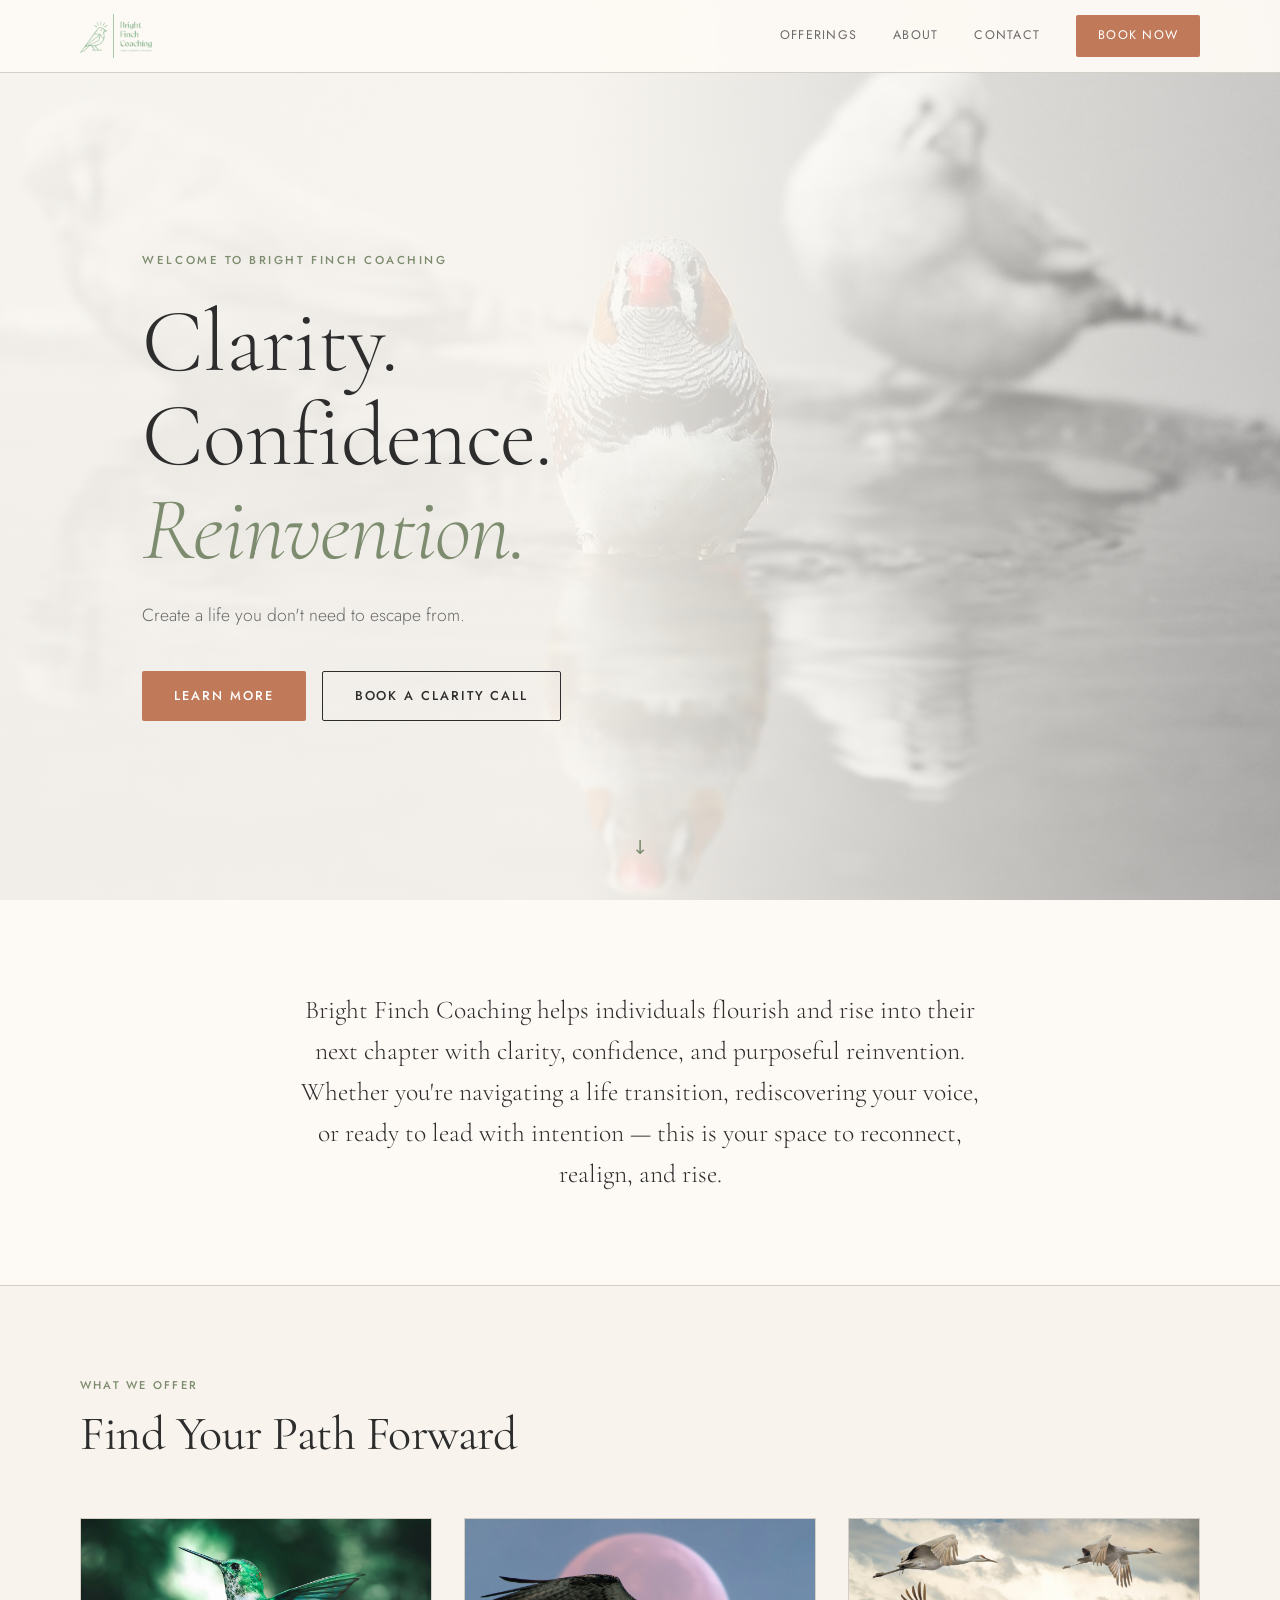
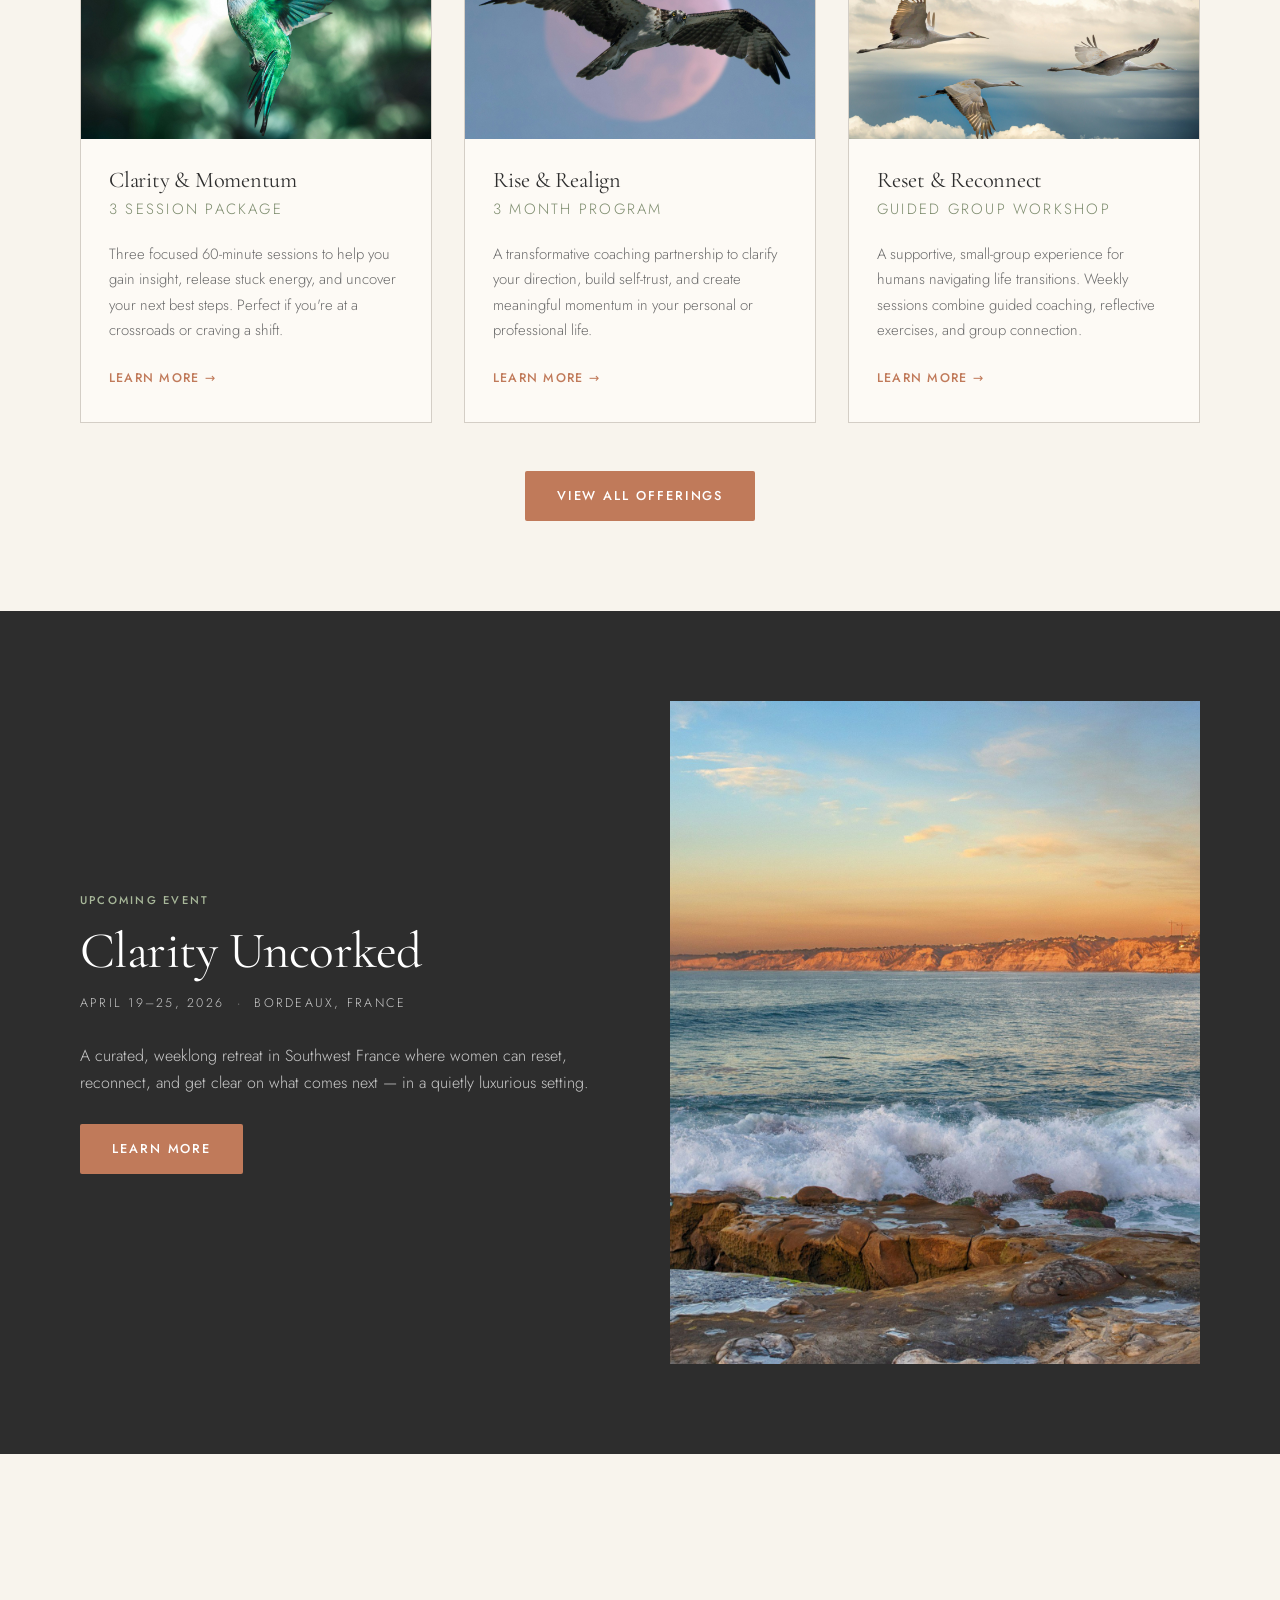
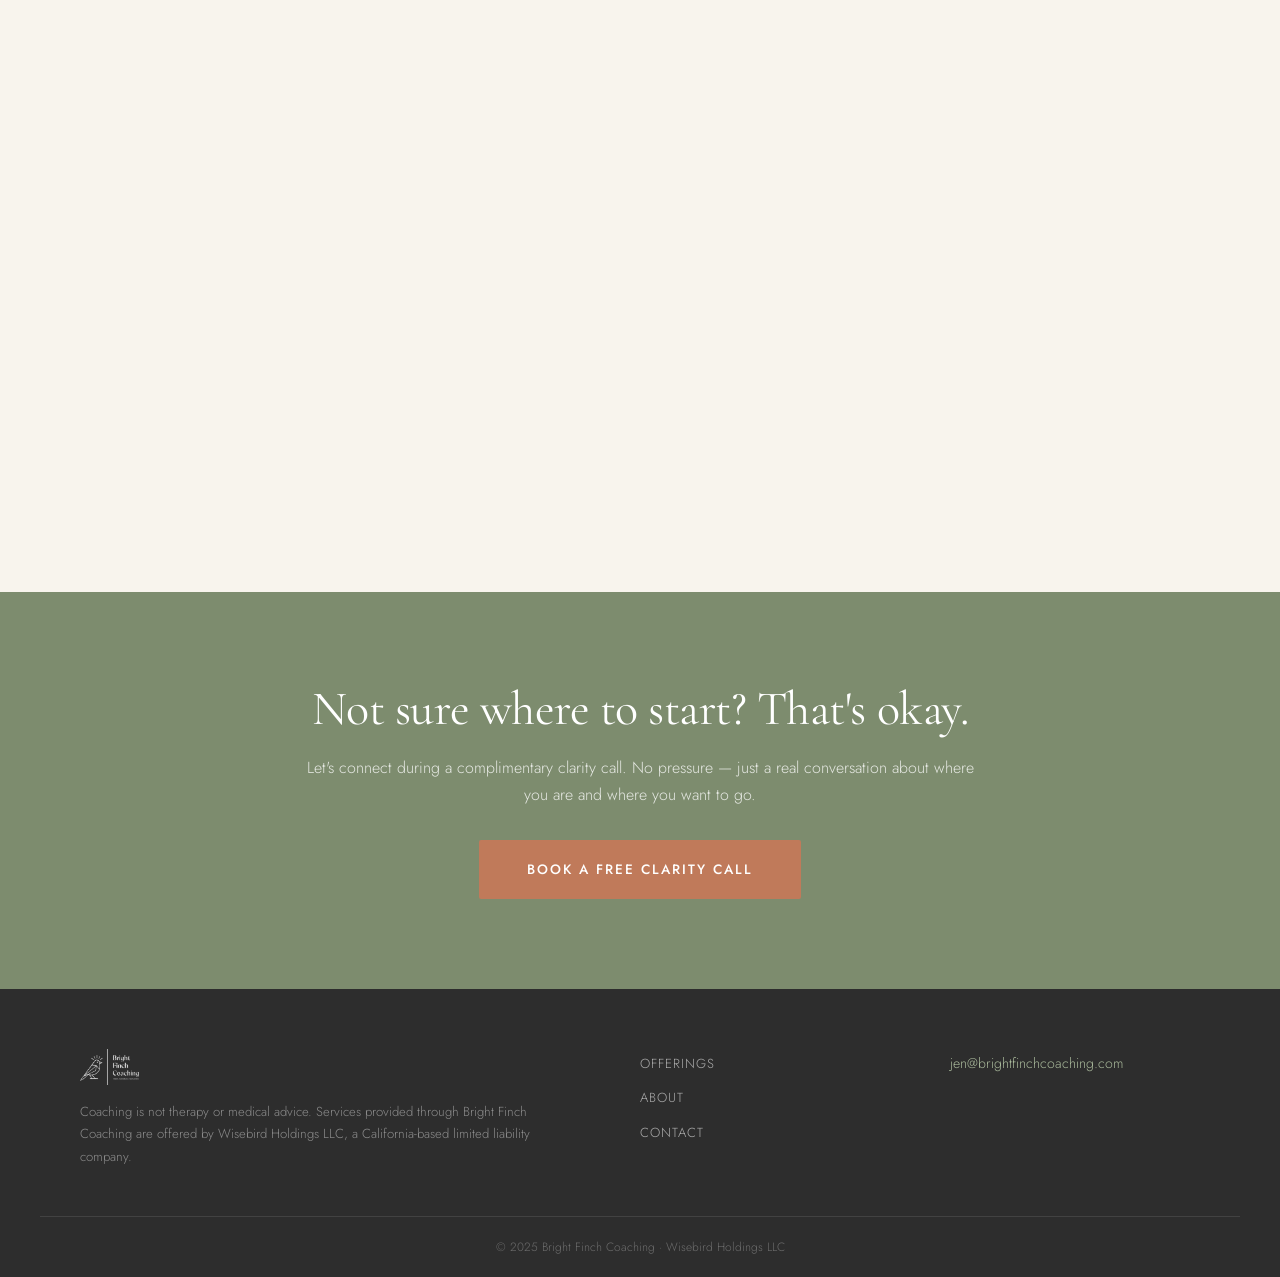
<file: index.html>
<!DOCTYPE html>
<html lang="en">
<head>
  <meta charset="UTF-8">
  <meta name="viewport" content="width=device-width, initial-scale=1.0">
  <title>Bright Finch Coaching — Clarity. Confidence. Reinvention.</title>
  <link rel="preconnect" href="https://fonts.googleapis.com">
  <link href="https://fonts.googleapis.com/css2?family=Cormorant+Garamond:ital,wght@0,300;0,400;0,600;1,300;1,400&family=Jost:wght@300;400;500&display=swap" rel="stylesheet">
  <link rel="stylesheet" href="style.css">
</head>
<body>

  <!-- NAV -->
  <header class="site-header">
    <div class="header-inner">
      <a href="index.html" class="logo">
        <img src="images/logo.png" alt="Bright Finch Coaching" class="logo-img">
      </a>
      <nav class="nav-links">
        <a href="offerings.html">Offerings</a>
        <a href="about.html">About</a>
        <a href="contact.html">Contact</a>
        <a href="contact.html" class="btn-nav">Book Now</a>
      </nav>
      <button class="hamburger" aria-label="Menu">&#9776;</button>
    </div>
    <div class="mobile-menu">
      <a href="offerings.html">Offerings</a>
      <a href="about.html">About</a>
      <a href="contact.html">Contact</a>
      <a href="contact.html" class="btn-mobile">Book Now</a>
    </div>
  </header>

  <!-- HERO -->
  <section class="hero">
    <div class="hero-bg">
      <div class="hero-overlay"></div>
    </div>
    <div class="hero-content">
      <p class="hero-eyebrow">Welcome to Bright Finch Coaching</p>
      <h1>Clarity.<br>Confidence.<br><em>Reinvention.</em></h1>
      <p class="hero-sub">Create a life you don't need to escape from.</p>
      <div class="hero-cta">
        <a href="about.html" class="btn-primary">Learn More</a>
        <a href="contact.html" class="btn-outline">Book a Clarity Call</a>
      </div>
    </div>
    <div class="hero-scroll-hint">↓</div>
  </section>

  <!-- INTRO -->
  <section class="intro section-pad">
    <div class="container narrow">
      <p class="intro-text">
        Bright Finch Coaching helps individuals flourish and rise into their next chapter with clarity, confidence, and purposeful reinvention. Whether you're navigating a life transition, rediscovering your voice, or ready to lead with intention — this is your space to reconnect, realign, and rise.
      </p>
    </div>
  </section>

  <!-- OFFERINGS PREVIEW -->
  <section class="offerings-preview section-pad bg-warm">
    <div class="container">
      <div class="section-header">
        <span class="eyebrow">What We Offer</span>
        <h2>Find Your Path Forward</h2>
      </div>
      <div class="cards-grid">

        <div class="card">
          <div class="card-img">
            <img src="images/offering-1.jpg" alt="Clarity & Momentum">
          </div>
          <div class="card-body">
            <h3>Clarity &amp; Momentum</h3>
            <p class="card-sub">3 Session Package</p>
            <p>Three focused 60-minute sessions to help you gain insight, release stuck energy, and uncover your next best steps. Perfect if you're at a crossroads or craving a shift.</p>
            <a href="clarity-momentum.html" class="card-link">Learn More →</a>
          </div>
        </div>

        <div class="card">
          <div class="card-img">
            <img src="images/offering-2.jpg" alt="Rise & Realign">
          </div>
          <div class="card-body">
            <h3>Rise &amp; Realign</h3>
            <p class="card-sub">3 Month Program</p>
            <p>A transformative coaching partnership to clarify your direction, build self-trust, and create meaningful momentum in your personal or professional life.</p>
            <a href="rise-realign.html" class="card-link">Learn More →</a>
          </div>
        </div>

        <div class="card">
          <div class="card-img">
            <img src="images/offering-3.jpg" alt="Reset & Reconnect">
          </div>
          <div class="card-body">
            <h3>Reset &amp; Reconnect</h3>
            <p class="card-sub">Guided Group Workshop</p>
            <p>A supportive, small-group experience for humans navigating life transitions. Weekly sessions combine guided coaching, reflective exercises, and group connection.</p>
            <a href="reset-reconnect.html" class="card-link">Learn More →</a>
          </div>
        </div>

      </div>
      <div class="section-cta">
        <a href="offerings.html" class="btn-primary">View All Offerings</a>
      </div>
    </div>
  </section>

  <!-- RETREAT BANNER -->
  <section class="retreat-banner section-pad">
    <div class="container">
      <div class="retreat-inner">
        <div class="retreat-text">
          <span class="eyebrow">Upcoming Event</span>
          <h2>Clarity Uncorked</h2>
          <p class="retreat-dates">April 19–25, 2026 &nbsp;·&nbsp; Bordeaux, France</p>
          <p>A curated, weeklong retreat in Southwest France where women can reset, reconnect, and get clear on what comes next — in a quietly luxurious setting.</p>
          <a href="https://clarityuncorked.com" target="_blank" rel="noopener" class="btn-primary">Learn More</a>
        </div>
        <div class="retreat-img-wrap">
          <img src="images/retreat.jpg" alt="Clarity Uncorked Retreat in Bordeaux">
        </div>
      </div>
    </div>
  </section>

  <!-- ABOUT SNIPPET -->
  <section class="about-snippet section-pad bg-warm">
    <div class="container">
      <div class="about-inner">
        <div class="about-img-wrap">
          <img src="images/jen.jpg" alt="Jen, Bright Finch Coach">
        </div>
        <div class="about-text">
          <span class="eyebrow">About Jen</span>
          <h2>Hi, I'm Jen.</h2>
          <p>I've lived a lot of lives: U.S. servicemember, FBI analyst, national security advisor, corporate leader, wife, mom, and now certified life coach. At times, from the outside, it all looked solid. On the inside? I was running on fumes and quietly wondering, <em>Is this really it?</em></p>
          <p>My coaching style is equal parts strategy, compassion, and straight talk. I'll hold space for the hard stuff, but I'll also ask the questions that may make you say, "Dang, I hadn't thought of it that way."</p>
          <a href="about.html" class="btn-outline">My Story →</a>
        </div>
      </div>
    </div>
  </section>

  <!-- CLARITY CALL CTA -->
  <section class="cta-bar section-pad">
    <div class="container narrow text-center">
      <h2>Not sure where to start? That's okay.</h2>
      <p>Let's connect during a complimentary clarity call. No pressure — just a real conversation about where you are and where you want to go.</p>
      <a href="contact.html" class="btn-primary large">Book a Free Clarity Call</a>
    </div>
  </section>

  <!-- FOOTER -->
  <footer class="site-footer">
    <div class="container footer-inner">
      <div class="footer-brand">
        <img src="images/logo.png" alt="Bright Finch Coaching" class="logo-img footer-logo">
        <p>Coaching is not therapy or medical advice. Services provided through Bright Finch Coaching are offered by Wisebird Holdings LLC, a California-based limited liability company.</p>
      </div>
      <div class="footer-links">
        <a href="offerings.html">Offerings</a>
        <a href="about.html">About</a>
        <a href="contact.html">Contact</a>
      </div>
      <div class="footer-contact">
        <a href="mailto:jen@brightfinchcoaching.com">jen&#64;brightfinchcoaching&#46;com</a>
      </div>
    </div>
    <div class="footer-bottom">
      <p>&copy; 2025 Bright Finch Coaching &middot; Wisebird Holdings LLC</p>
    </div>
  </footer>

  <script src="main.js"></script>
</body>
</html>
</file>
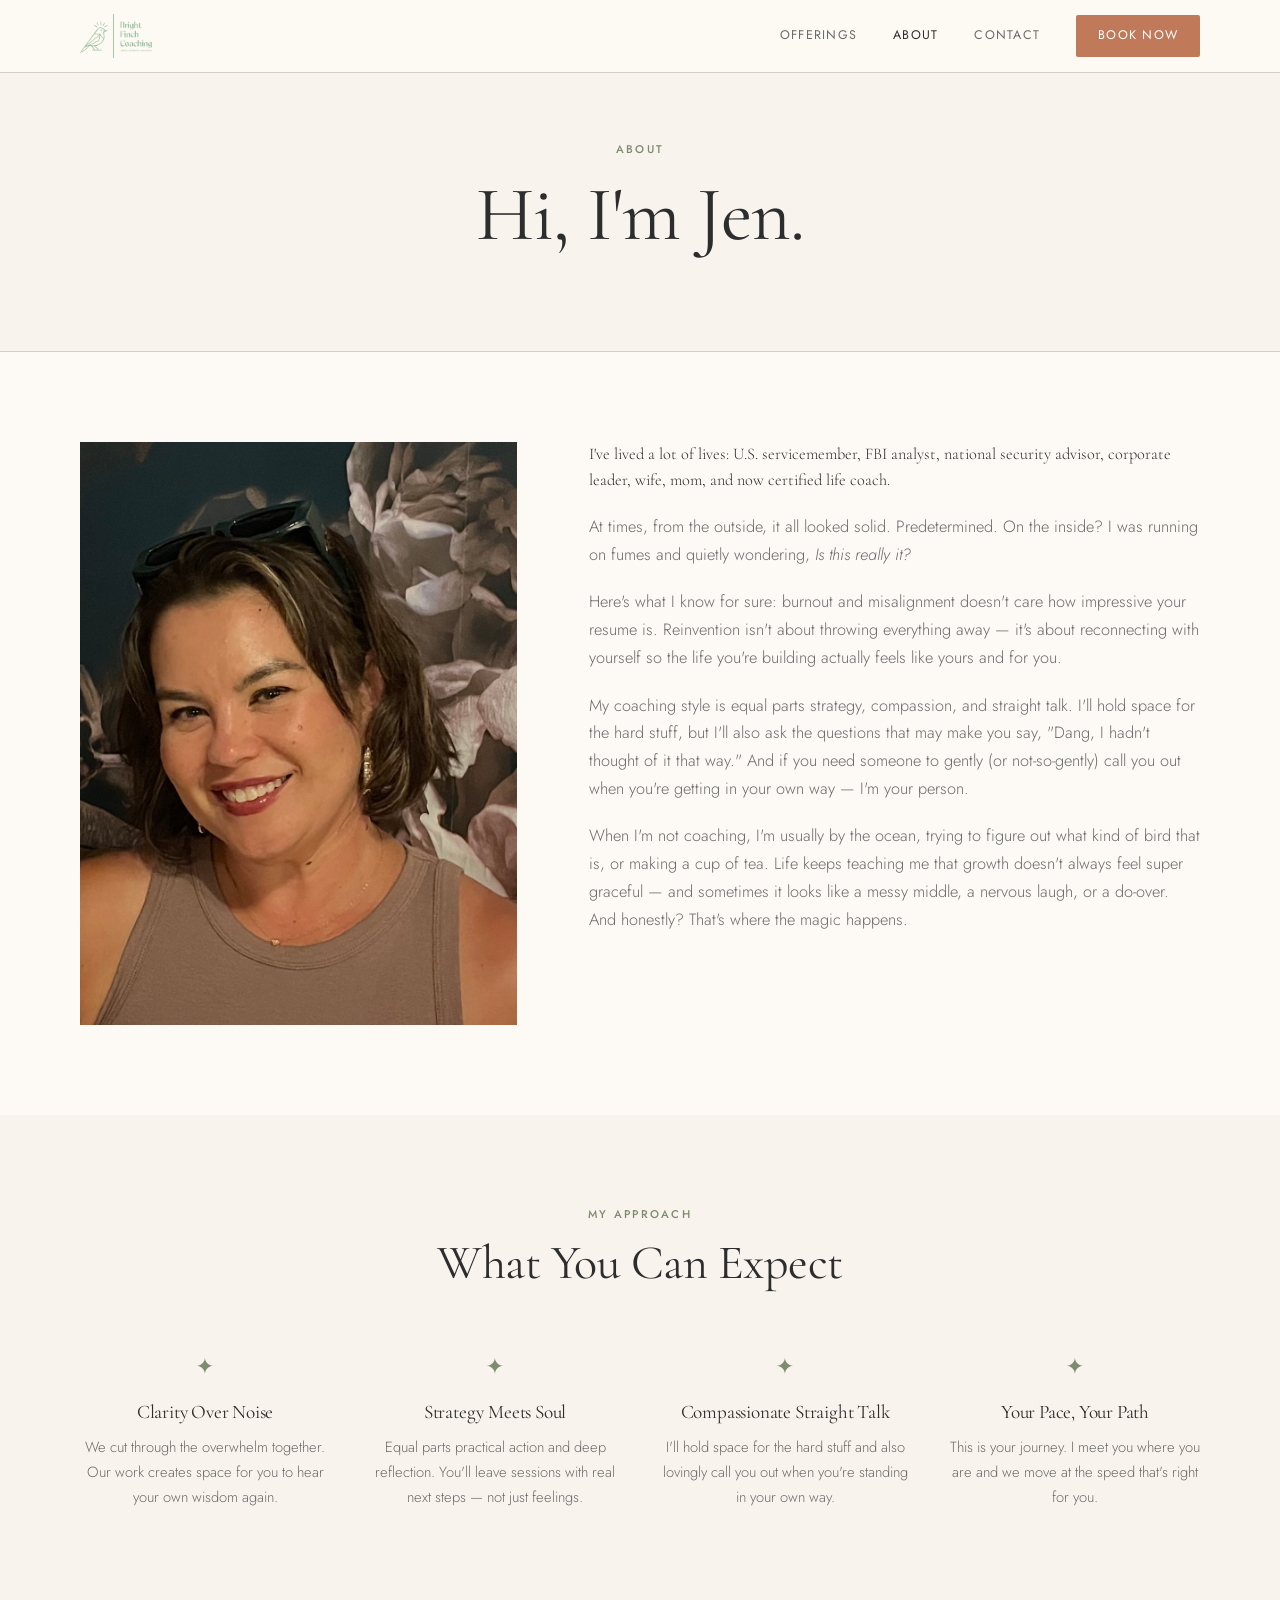
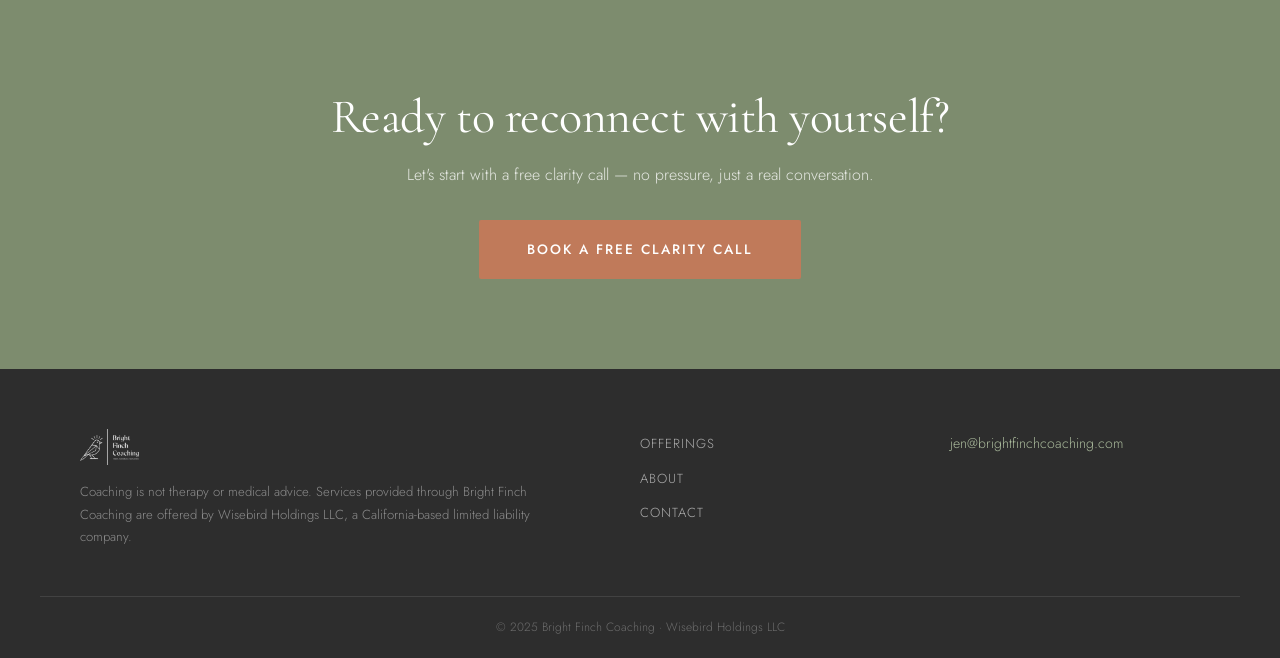
<file: about.html>
<!DOCTYPE html>
<html lang="en">
<head>
  <meta charset="UTF-8">
  <meta name="viewport" content="width=device-width, initial-scale=1.0">
  <title>About Jen — Bright Finch Coaching</title>
  <link rel="preconnect" href="https://fonts.googleapis.com">
  <link href="https://fonts.googleapis.com/css2?family=Cormorant+Garamond:ital,wght@0,300;0,400;0,600;1,300;1,400&family=Jost:wght@300;400;500&display=swap" rel="stylesheet">
  <link rel="stylesheet" href="style.css">
</head>
<body>

  <header class="site-header">
    <div class="header-inner">
      <a href="index.html" class="logo">
        <img src="images/logo.png" alt="Bright Finch Coaching" class="logo-img">
      </a>
      <nav class="nav-links">
        <a href="offerings.html">Offerings</a>
        <a href="about.html" class="active">About</a>
        <a href="contact.html">Contact</a>
        <a href="contact.html" class="btn-nav">Book Now</a>
      </nav>
      <button class="hamburger" aria-label="Menu">&#9776;</button>
    </div>
    <div class="mobile-menu">
      <a href="offerings.html">Offerings</a>
      <a href="about.html">About</a>
      <a href="contact.html">Contact</a>
      <a href="contact.html" class="btn-mobile">Book Now</a>
    </div>
  </header>

  <!-- PAGE HERO -->
  <section class="page-hero">
    <div class="container narrow text-center">
      <span class="eyebrow">About</span>
      <h1>Hi, I'm Jen.</h1>
    </div>
  </section>

  <!-- ABOUT MAIN -->
  <section class="about-main section-pad">
    <div class="container">
      <div class="about-full">
        <div class="about-full-img">
          <img src="images/jen.jpg" alt="Jen, Bright Finch Coach">
        </div>
        <div class="about-full-text">
          <p class="lead-text">I've lived a lot of lives: U.S. servicemember, FBI analyst, national security advisor, corporate leader, wife, mom, and now certified life coach.</p>
          <p>At times, from the outside, it all looked solid. Predetermined. On the inside? I was running on fumes and quietly wondering, <em>Is this really it?</em></p>
          <p>Here's what I know for sure: burnout and misalignment doesn't care how impressive your resume is. Reinvention isn't about throwing everything away — it's about reconnecting with yourself so the life you're building actually feels like yours and for you.</p>
          <p>My coaching style is equal parts strategy, compassion, and straight talk. I'll hold space for the hard stuff, but I'll also ask the questions that may make you say, "Dang, I hadn't thought of it that way." And if you need someone to gently (or not-so-gently) call you out when you're getting in your own way — I'm your person.</p>
          <p>When I'm not coaching, I'm usually by the ocean, trying to figure out what kind of bird that is, or making a cup of tea. Life keeps teaching me that growth doesn't always feel super graceful — and sometimes it looks like a messy middle, a nervous laugh, or a do-over. And honestly? That's where the magic happens.</p>
        </div>
      </div>
    </div>
  </section>

  <!-- VALUES / APPROACH -->
  <section class="values-section section-pad bg-warm">
    <div class="container">
      <div class="section-header text-center">
        <span class="eyebrow">My Approach</span>
        <h2>What You Can Expect</h2>
      </div>
      <div class="values-grid">
        <div class="value-item">
          <div class="value-icon">✦</div>
          <h3>Clarity Over Noise</h3>
          <p>We cut through the overwhelm together. Our work creates space for you to hear your own wisdom again.</p>
        </div>
        <div class="value-item">
          <div class="value-icon">✦</div>
          <h3>Strategy Meets Soul</h3>
          <p>Equal parts practical action and deep reflection. You'll leave sessions with real next steps — not just feelings.</p>
        </div>
        <div class="value-item">
          <div class="value-icon">✦</div>
          <h3>Compassionate Straight Talk</h3>
          <p>I'll hold space for the hard stuff and also lovingly call you out when you're standing in your own way.</p>
        </div>
        <div class="value-item">
          <div class="value-icon">✦</div>
          <h3>Your Pace, Your Path</h3>
          <p>This is your journey. I meet you where you are and we move at the speed that's right for you.</p>
        </div>
      </div>
    </div>
  </section>

  <!-- CTA -->
  <section class="cta-bar section-pad">
    <div class="container narrow text-center">
      <h2>Ready to reconnect with yourself?</h2>
      <p>Let's start with a free clarity call — no pressure, just a real conversation.</p>
      <a href="contact.html" class="btn-primary large">Book a Free Clarity Call</a>
    </div>
  </section>

  <footer class="site-footer">
    <div class="container footer-inner">
      <div class="footer-brand">
        <img src="images/logo.png" alt="Bright Finch Coaching" class="logo-img footer-logo">
        <p>Coaching is not therapy or medical advice. Services provided through Bright Finch Coaching are offered by Wisebird Holdings LLC, a California-based limited liability company.</p>
      </div>
      <div class="footer-links">
        <a href="offerings.html">Offerings</a>
        <a href="about.html">About</a>
        <a href="contact.html">Contact</a>
      </div>
      <div class="footer-contact">
        <a href="mailto:jen@brightfinchcoaching.com">jen&#64;brightfinchcoaching&#46;com</a>
      </div>
    </div>
    <div class="footer-bottom">
      <p>&copy; 2025 Bright Finch Coaching &middot; Wisebird Holdings LLC</p>
    </div>
  </footer>

  <script src="main.js"></script>
</body>
</html>
</file>
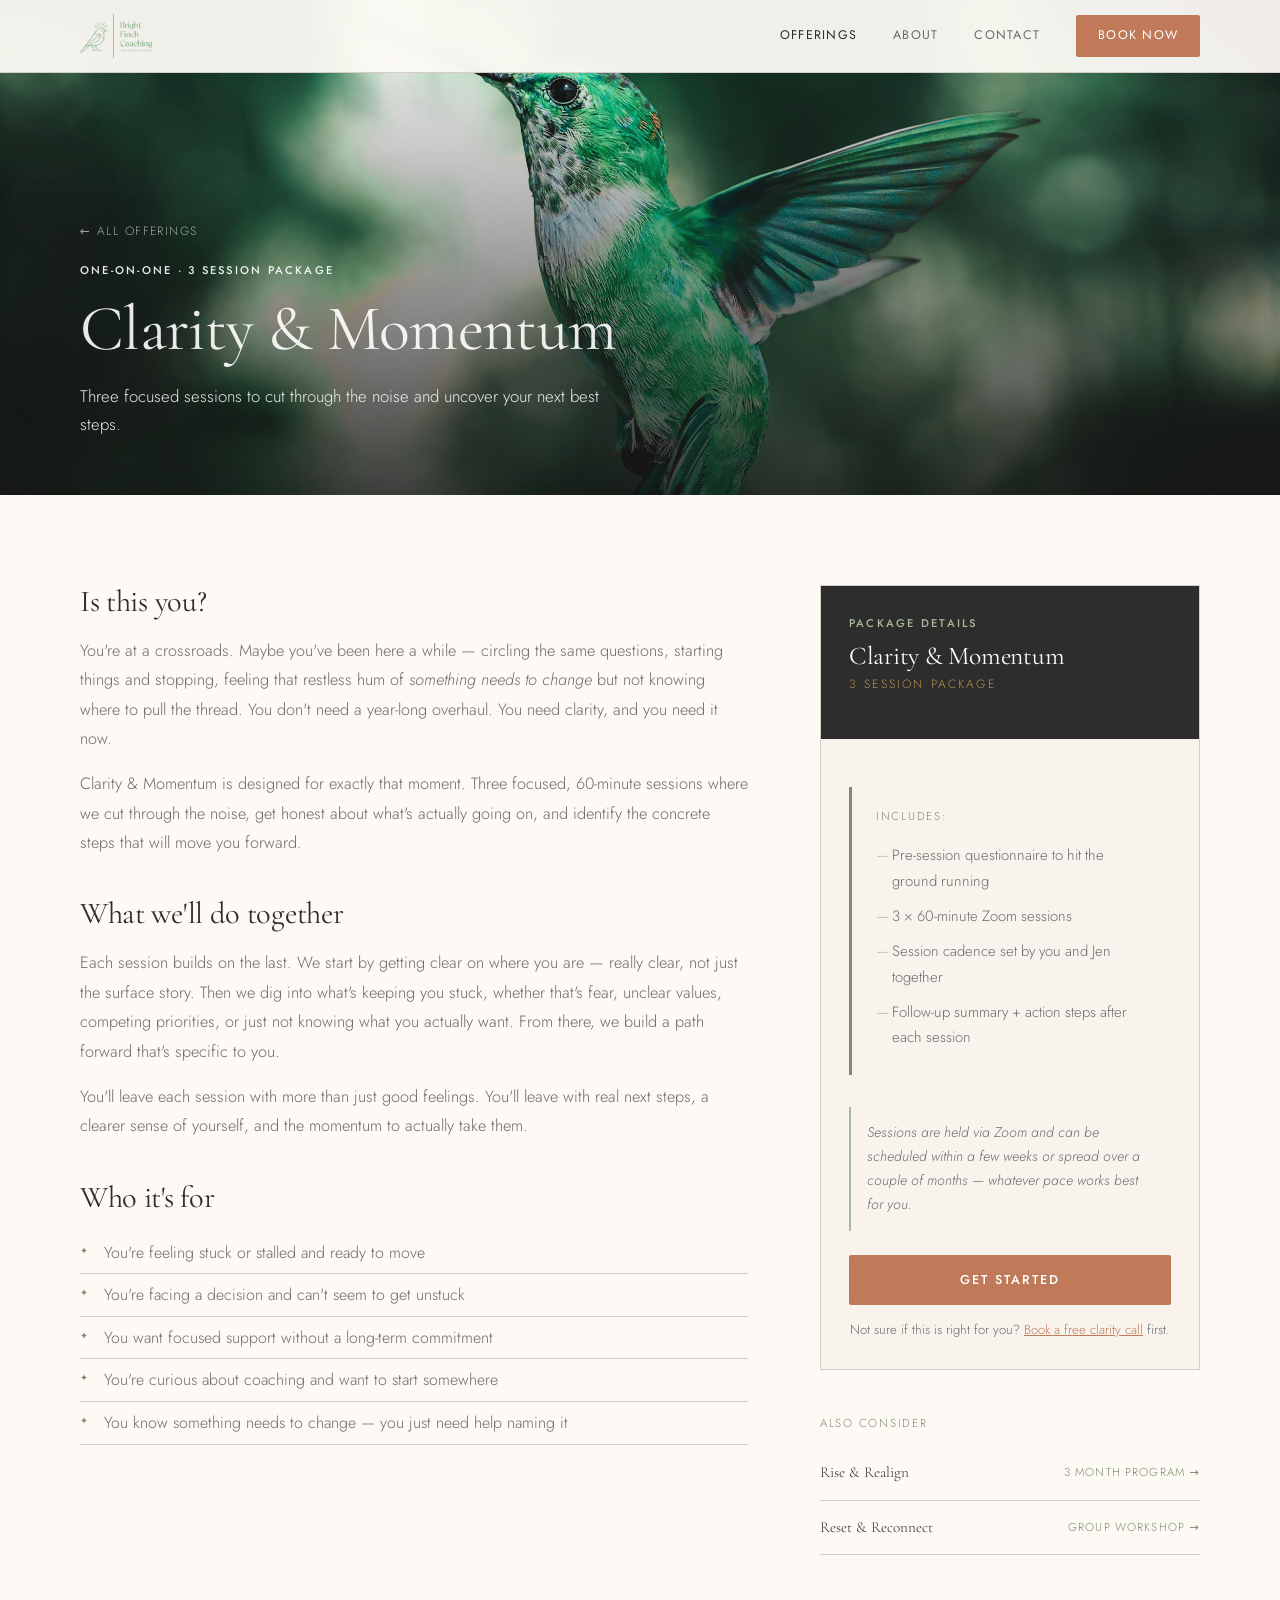
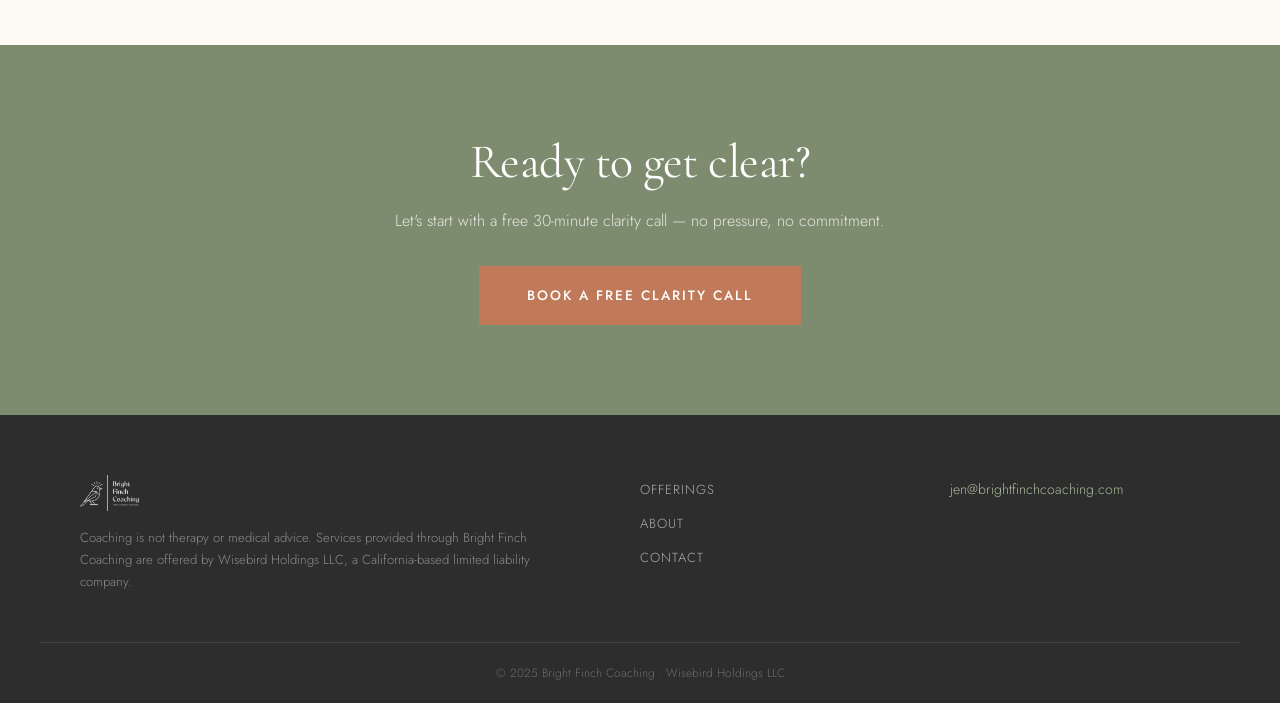
<file: clarity-momentum.html>
<!DOCTYPE html>
<html lang="en">
<head>
  <meta charset="UTF-8">
  <meta name="viewport" content="width=device-width, initial-scale=1.0">
  <title>Clarity &amp; Momentum — Bright Finch Coaching</title>
  <link rel="preconnect" href="https://fonts.googleapis.com">
  <link href="https://fonts.googleapis.com/css2?family=Cormorant+Garamond:ital,wght@0,300;0,400;0,600;1,300;1,400&family=Jost:wght@300;400;500&display=swap" rel="stylesheet">
  <link rel="stylesheet" href="style.css">
</head>
<body>

  <header class="site-header">
    <div class="header-inner">
      <a href="index.html" class="logo">
        <img src="images/logo.png" alt="Bright Finch Coaching" class="logo-img">
      </a>
      <nav class="nav-links">
        <a href="offerings.html" class="active">Offerings</a>
        <a href="about.html">About</a>
        <a href="contact.html">Contact</a>
        <a href="contact.html" class="btn-nav">Book Now</a>
      </nav>
      <button class="hamburger" aria-label="Menu">&#9776;</button>
    </div>
    <div class="mobile-menu">
      <a href="offerings.html">Offerings</a>
      <a href="about.html">About</a>
      <a href="contact.html">Contact</a>
      <a href="contact.html" class="btn-mobile">Book Now</a>
    </div>
  </header>

  <!-- OFFERING HERO -->
  <section class="offering-hero">
    <div class="offering-hero-img">
      <img src="images/offering-1.jpg" alt="Clarity &amp; Momentum">
      <div class="offering-hero-overlay"></div>
    </div>
    <div class="offering-hero-content">
      <div class="container">
        <a href="offerings.html" class="back-link">← All Offerings</a>
        <span class="eyebrow light">One-on-One · 3 Session Package</span>
        <h1 class="light">Clarity &amp; Momentum</h1>
        <p class="light">Three focused sessions to cut through the noise and uncover your next best steps.</p>
      </div>
    </div>
  </section>

  <!-- MAIN CONTENT -->
  <section class="offering-detail section-pad">
    <div class="container">
      <div class="offering-detail-inner">

        <!-- LEFT: DESCRIPTION -->
        <div class="offering-detail-main">
          <h2>Is this you?</h2>
          <p>You're at a crossroads. Maybe you've been here a while — circling the same questions, starting things and stopping, feeling that restless hum of <em>something needs to change</em> but not knowing where to pull the thread. You don't need a year-long overhaul. You need clarity, and you need it now.</p>
          <p>Clarity &amp; Momentum is designed for exactly that moment. Three focused, 60-minute sessions where we cut through the noise, get honest about what's actually going on, and identify the concrete steps that will move you forward.</p>

          <h2>What we'll do together</h2>
          <p>Each session builds on the last. We start by getting clear on where you are — really clear, not just the surface story. Then we dig into what's keeping you stuck, whether that's fear, unclear values, competing priorities, or just not knowing what you actually want. From there, we build a path forward that's specific to you.</p>
          <p>You'll leave each session with more than just good feelings. You'll leave with real next steps, a clearer sense of yourself, and the momentum to actually take them.</p>

          <h2>Who it's for</h2>
          <ul class="prose-list">
            <li>You're feeling stuck or stalled and ready to move</li>
            <li>You're facing a decision and can't seem to get unstuck</li>
            <li>You want focused support without a long-term commitment</li>
            <li>You're curious about coaching and want to start somewhere</li>
            <li>You know something needs to change — you just need help naming it</li>
          </ul>
        </div>

        <!-- RIGHT: DETAILS BOX -->
        <div class="offering-detail-sidebar">
          <div class="detail-card">
            <div class="detail-card-header">
              <span class="eyebrow">Package Details</span>
              <h3>Clarity &amp; Momentum</h3>
              <p class="offering-subtitle">3 Session Package</p>
            </div>
            <div class="detail-card-body">
              <div class="includes-box">
                <p class="includes-title">Includes:</p>
                <ul>
                  <li>Pre-session questionnaire to hit the ground running</li>
                  <li>3 × 60-minute Zoom sessions</li>
                  <li>Session cadence set by you and Jen together</li>
                  <li>Follow-up summary + action steps after each session</li>
                </ul>
              </div>
              <div class="detail-note">
                <p>Sessions are held via Zoom and can be scheduled within a few weeks or spread over a couple of months — whatever pace works best for you.</p>
              </div>
              <a href="contact.html" class="btn-primary full-width">Get Started</a>
              <p class="detail-fine">Not sure if this is right for you? <a href="contact.html">Book a free clarity call</a> first.</p>
            </div>
          </div>

          <!-- OTHER OFFERINGS -->
          <div class="also-consider">
            <p class="includes-title">Also consider</p>
            <a href="rise-realign.html" class="also-link">
              <span>Rise &amp; Realign</span>
              <span class="also-sub">3 Month Program →</span>
            </a>
            <a href="reset-reconnect.html" class="also-link">
              <span>Reset &amp; Reconnect</span>
              <span class="also-sub">Group Workshop →</span>
            </a>
          </div>
        </div>

      </div>
    </div>
  </section>

  <!-- CTA BAR -->
  <section class="cta-bar section-pad">
    <div class="container narrow text-center">
      <h2>Ready to get clear?</h2>
      <p>Let's start with a free 30-minute clarity call — no pressure, no commitment.</p>
      <a href="contact.html" class="btn-primary large">Book a Free Clarity Call</a>
    </div>
  </section>

  <footer class="site-footer">
    <div class="container footer-inner">
      <div class="footer-brand">
        <img src="images/logo.png" alt="Bright Finch Coaching" class="logo-img footer-logo">
        <p>Coaching is not therapy or medical advice. Services provided through Bright Finch Coaching are offered by Wisebird Holdings LLC, a California-based limited liability company.</p>
      </div>
      <div class="footer-links">
        <a href="offerings.html">Offerings</a>
        <a href="about.html">About</a>
        <a href="contact.html">Contact</a>
      </div>
      <div class="footer-contact">
        <a href="mailto:jen@brightfinchcoaching.com">jen&#64;brightfinchcoaching&#46;com</a>
      </div>
    </div>
    <div class="footer-bottom">
      <p>© 2025 Bright Finch Coaching · Wisebird Holdings LLC</p>
    </div>
  </footer>

  <script src="main.js"></script>
</body>
</html>
</file>
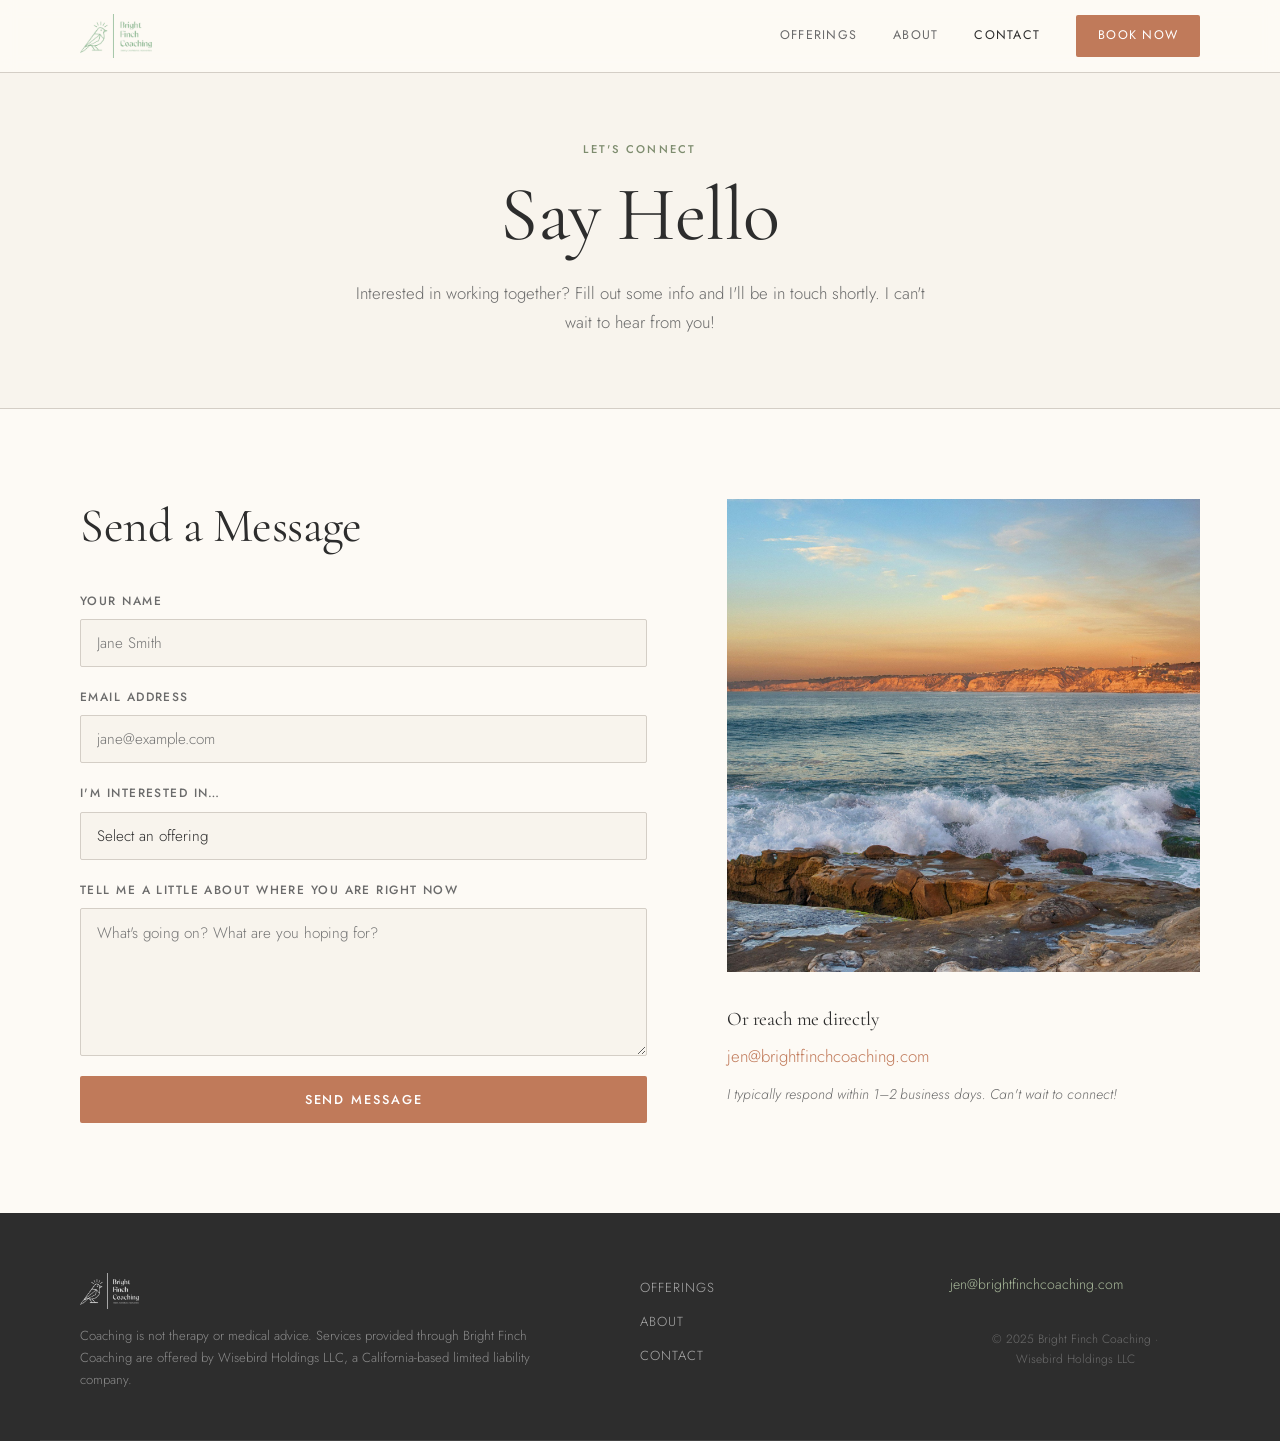
<file: contact.html>
<!DOCTYPE html>
<html lang="en">
<head>
  <meta charset="UTF-8">
  <meta name="viewport" content="width=device-width, initial-scale=1.0">
  <title>Contact — Bright Finch Coaching</title>
  <link rel="preconnect" href="https://fonts.googleapis.com">
  <link href="https://fonts.googleapis.com/css2?family=Cormorant+Garamond:ital,wght@0,300;0,400;0,600;1,300;1,400&family=Jost:wght@300;400;500&display=swap" rel="stylesheet">
  <link rel="stylesheet" href="style.css">
</head>
<body>

  <header class="site-header">
    <div class="header-inner">
      <a href="index.html" class="logo">
        <img src="images/logo.png" alt="Bright Finch Coaching" class="logo-img">
      </a>
      <nav class="nav-links">
        <a href="offerings.html">Offerings</a>
        <a href="about.html">About</a>
        <a href="contact.html" class="active">Contact</a>
        <a href="contact.html" class="btn-nav">Book Now</a>
      </nav>
      <button class="hamburger" aria-label="Menu">&#9776;</button>
    </div>
    <div class="mobile-menu">
      <a href="offerings.html">Offerings</a>
      <a href="about.html">About</a>
      <a href="contact.html">Contact</a>
      <a href="contact.html" class="btn-mobile">Book Now</a>
    </div>
  </header>

  <!-- PAGE HERO -->
  <section class="page-hero">
    <div class="container narrow text-center">
      <span class="eyebrow">Let's Connect</span>
      <h1>Say Hello</h1>
      <p>Interested in working together? Fill out some info and I'll be in touch shortly. I can't wait to hear from you!</p>
    </div>
  </section>

  <!-- CONTACT SECTION -->
  <section class="contact-section section-pad">
    <div class="container">
      <div class="contact-inner">

        <div class="contact-form-wrap">
          <h2>Send a Message</h2>
          <!-- 📸 REMINDER: Replace this form with a real form service (e.g. Formspree, Netlify Forms) when going live -->
          <!-- For GitHub Pages: use action="https://formspree.io/f/YOUR_ID" method="POST" -->
          <form class="contact-form" action="https://formspree.io/f/REPLACE_ME" method="POST">
            <div class="form-group">
              <label for="name">Your Name</label>
              <input type="text" id="name" name="name" placeholder="Jane Smith" required>
            </div>
            <div class="form-group">
              <label for="email">Email Address</label>
              <input type="email" id="email" name="email" placeholder="jane@example.com" required>
            </div>
            <div class="form-group">
              <label for="interest">I'm interested in…</label>
              <select id="interest" name="interest">
                <option value="">Select an offering</option>
                <option value="clarity-momentum">Clarity &amp; Momentum (3 Sessions)</option>
                <option value="rise-realign">Rise &amp; Realign (3 Months)</option>
                <option value="reset-reconnect">Reset &amp; Reconnect (Group Workshop)</option>
                <option value="retreat">Clarity Uncorked Retreat</option>
                <option value="clarity-call">Free Clarity Call</option>
                <option value="other">Just saying hi / other</option>
              </select>
            </div>
            <div class="form-group">
              <label for="message">Tell me a little about where you are right now</label>
              <textarea id="message" name="message" rows="5" placeholder="What's going on? What are you hoping for?"></textarea>
            </div>
            <button type="submit" class="btn-primary full-width">Send Message</button>
          </form>
        </div>

        <div class="contact-info">
          <div class="contact-img-wrap">
            <img src="images/contact.jpg" alt="Reach out to Bright Finch Coaching">
          </div>
          <div class="contact-details">
            <h3>Or reach me directly</h3>
            <a href="mailto:jen@brightfinchcoaching.com" class="contact-email">jen&#64;brightfinchcoaching&#46;com</a>
            <p class="response-note">I typically respond within 1–2 business days. Can't wait to connect!</p>
          </div>
        </div>

      </div>
    </div>
  </section>

  <footer class="site-footer">
    <div class="container footer-inner">
      <div class="footer-brand">
        <img src="images/logo.png" alt="Bright Finch Coaching" class="logo-img footer-logo">
        <p>Coaching is not therapy or medical advice. Services provided through Bright Finch Coaching are offered by Wisebird Holdings LLC, a California-based limited liability company.</p>
      </div>
      <div class="footer-links">
        <a href="offerings.html">Offerings</a>
        <a href="about.html">About</a>
        <a href="contact.html">Contact</a>
      </div>
      <div class="footer-contact">
        <a href="mailto:jen@brightfinchcoaching.com" class="contact-email">jen&#64;brightfinchcoaching&#46;com</a>
    <div class="footer-bottom">
      <p>&copy; 2025 Bright Finch Coaching &middot; Wisebird Holdings LLC</p>
    </div>
  </footer>

  <script src="main.js"></script>
</body>
</html>
</file>
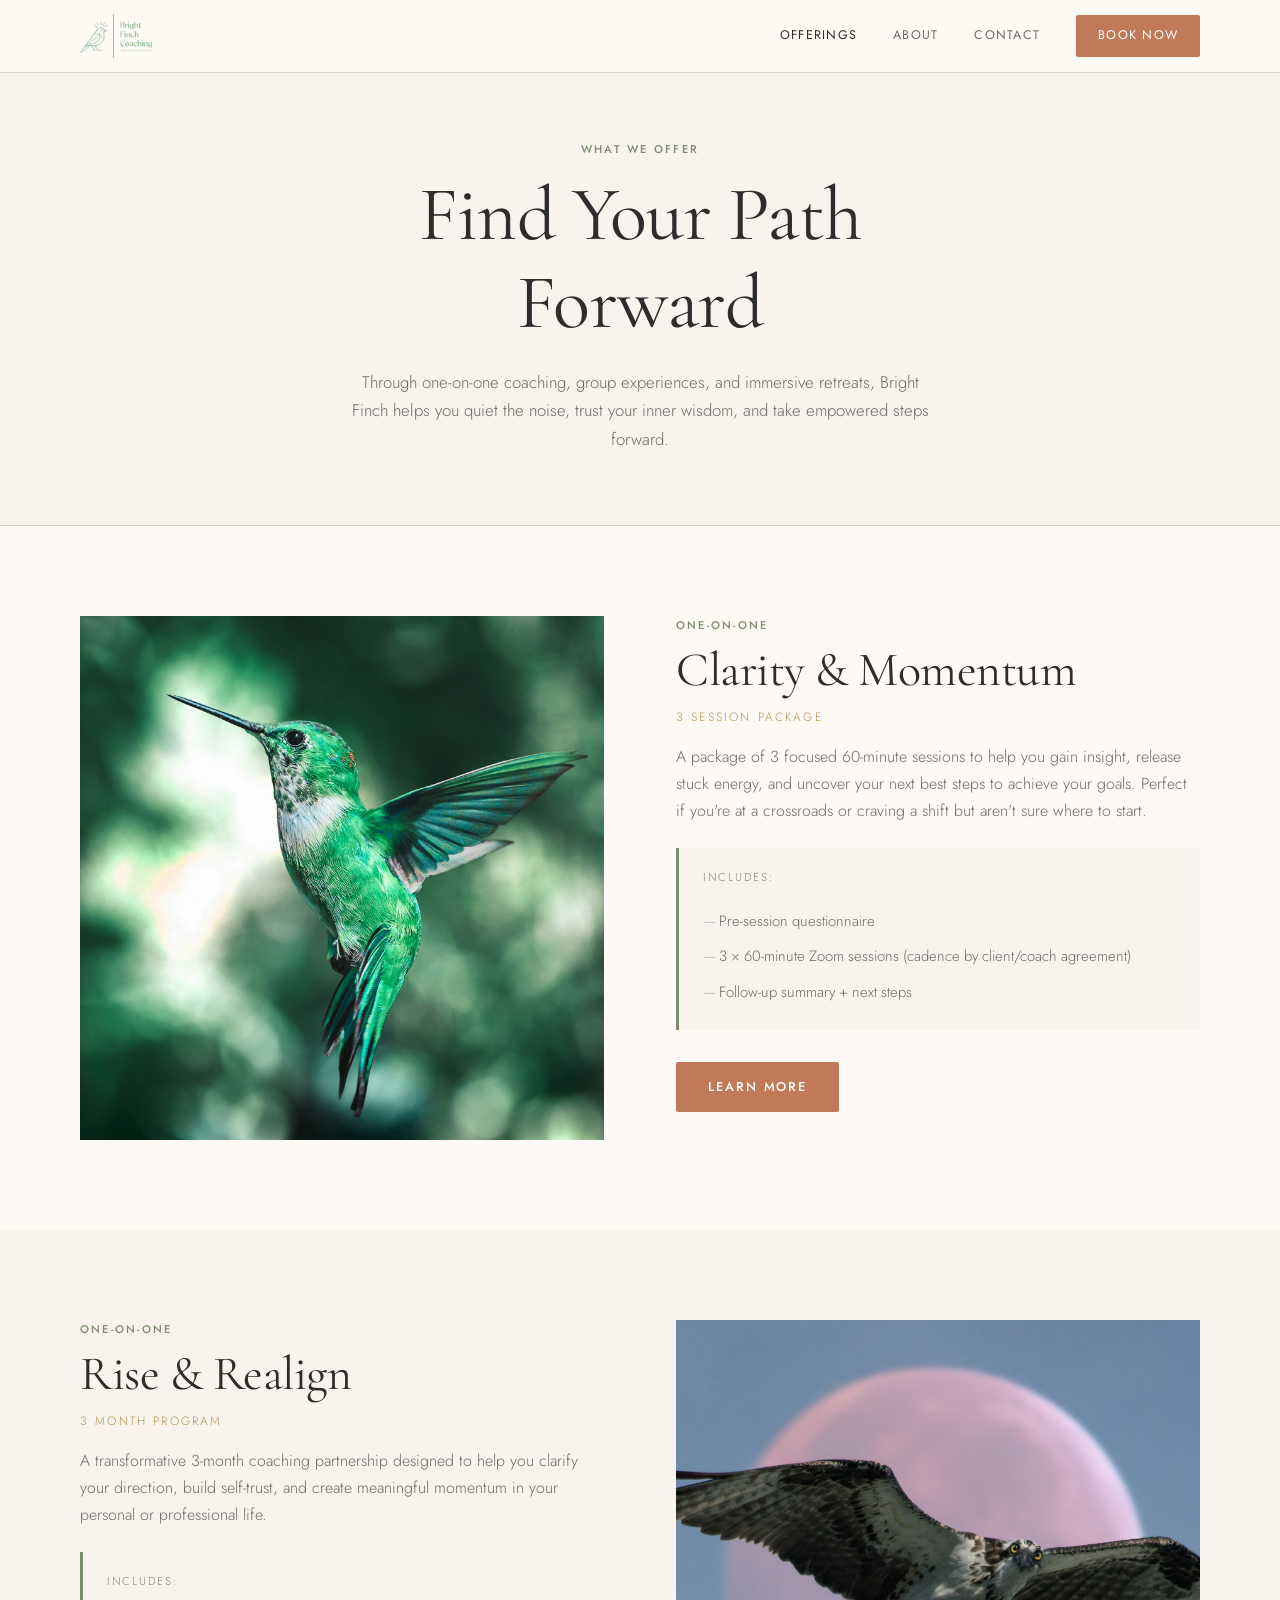
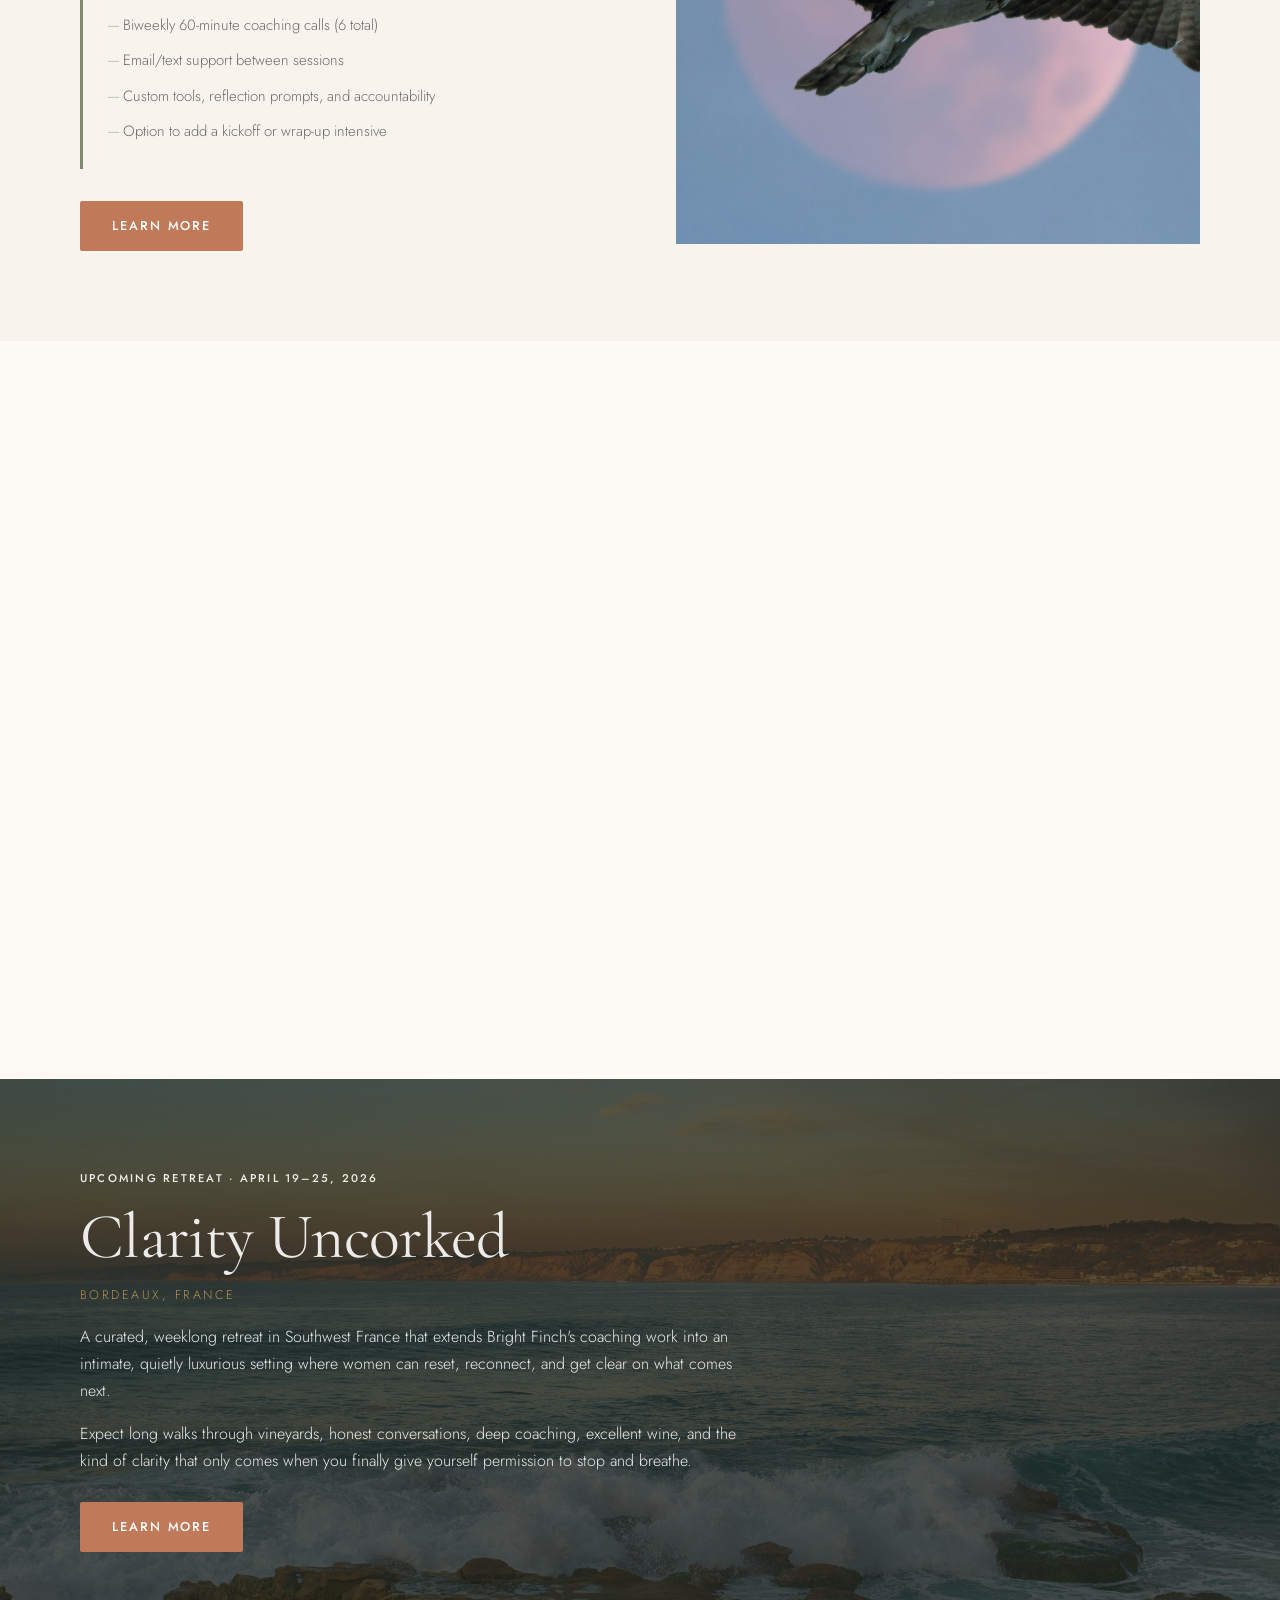
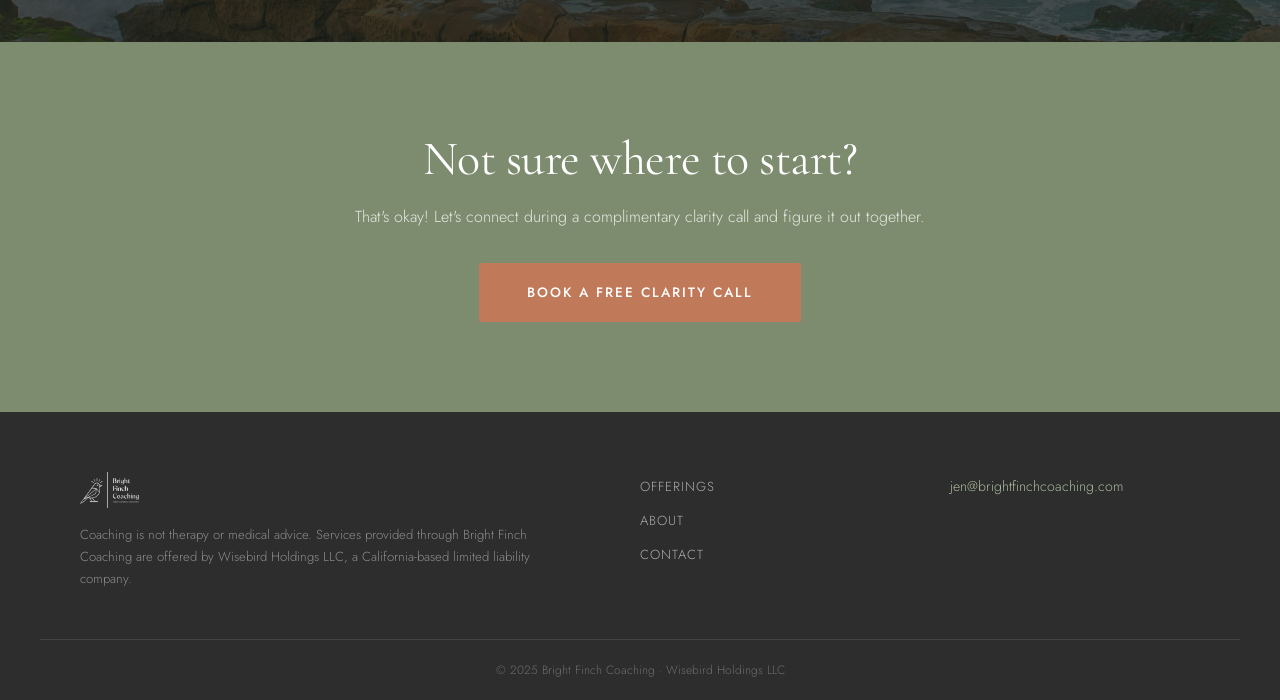
<file: offerings.html>
<!DOCTYPE html>
<html lang="en">
<head>
  <meta charset="UTF-8">
  <meta name="viewport" content="width=device-width, initial-scale=1.0">
  <title>Offerings — Bright Finch Coaching</title>
  <link rel="preconnect" href="https://fonts.googleapis.com">
  <link href="https://fonts.googleapis.com/css2?family=Cormorant+Garamond:ital,wght@0,300;0,400;0,600;1,300;1,400&family=Jost:wght@300;400;500&display=swap" rel="stylesheet">
  <link rel="stylesheet" href="style.css">
</head>
<body>

  <header class="site-header">
    <div class="header-inner">
      <a href="index.html" class="logo">
        <img src="images/logo.png" alt="Bright Finch Coaching" class="logo-img">
      </a>
      <nav class="nav-links">
        <a href="offerings.html" class="active">Offerings</a>
        <a href="about.html">About</a>
        <a href="contact.html">Contact</a>
        <a href="contact.html" class="btn-nav">Book Now</a>
      </nav>
      <button class="hamburger" aria-label="Menu">&#9776;</button>
    </div>
    <div class="mobile-menu">
      <a href="offerings.html">Offerings</a>
      <a href="about.html">About</a>
      <a href="contact.html">Contact</a>
      <a href="contact.html" class="btn-mobile">Book Now</a>
    </div>
  </header>

  <!-- PAGE HERO -->
  <section class="page-hero">
    <div class="container narrow text-center">
      <span class="eyebrow">What We Offer</span>
      <h1>Find Your Path Forward</h1>
      <p>Through one-on-one coaching, group experiences, and immersive retreats, Bright Finch helps you quiet the noise, trust your inner wisdom, and take empowered steps forward.</p>
    </div>
  </section>

  <!-- OFFERING 1 -->
  <section id="clarity-momentum" class="offering-section section-pad">
    <div class="container">
      <div class="offering-inner">
        <div class="offering-img">
          <img src="images/offering-1.jpg" alt="Clarity &amp; Momentum">
        </div>
        <div class="offering-text">
          <span class="eyebrow">One-on-One</span>
          <h2>Clarity &amp; Momentum</h2>
          <p class="offering-subtitle">3 Session Package</p>
          <p>A package of 3 focused 60-minute sessions to help you gain insight, release stuck energy, and uncover your next best steps to achieve your goals. Perfect if you're at a crossroads or craving a shift but aren't sure where to start.</p>
          <div class="includes-box">
            <p class="includes-title">Includes:</p>
            <ul>
              <li>Pre-session questionnaire</li>
              <li>3 × 60-minute Zoom sessions (cadence by client/coach agreement)</li>
              <li>Follow-up summary + next steps</li>
            </ul>
          </div>
          <a href="clarity-momentum.html" class="btn-primary">Learn More</a>
        </div>
      </div>
    </div>
  </section>

  <!-- OFFERING 2 -->
  <section id="rise-realign" class="offering-section section-pad bg-warm">
    <div class="container">
      <div class="offering-inner reverse">
        <div class="offering-img">
          <img src="images/offering-2.jpg" alt="Rise &amp; Realign">
        </div>
        <div class="offering-text">
          <span class="eyebrow">One-on-One</span>
          <h2>Rise &amp; Realign</h2>
          <p class="offering-subtitle">3 Month Program</p>
          <p>A transformative 3-month coaching partnership designed to help you clarify your direction, build self-trust, and create meaningful momentum in your personal or professional life.</p>
          <div class="includes-box">
            <p class="includes-title">Includes:</p>
            <ul>
              <li>Biweekly 60-minute coaching calls (6 total)</li>
              <li>Email/text support between sessions</li>
              <li>Custom tools, reflection prompts, and accountability</li>
              <li>Option to add a kickoff or wrap-up intensive</li>
            </ul>
          </div>
          <a href="rise-realign.html" class="btn-primary">Learn More</a>
        </div>
      </div>
    </div>
  </section>

  <!-- OFFERING 3 -->
  <section id="reset-reconnect" class="offering-section section-pad">
    <div class="container">
      <div class="offering-inner">
        <div class="offering-img">
          <img src="images/offering-3.jpg" alt="Reset &amp; Reconnect">
        </div>
        <div class="offering-text">
          <span class="eyebrow">Group Experience</span>
          <h2>Reset &amp; Reconnect</h2>
          <p class="offering-subtitle">Guided Group Workshop</p>
          <p>A supportive, small-group experience for humans navigating life transitions. Each week combines guided coaching, reflective exercises, and group connection to help you rediscover your center and move forward with intention.</p>
          <div class="includes-box">
            <p class="includes-title">Structure:</p>
            <ul>
              <li>4 live 90-minute sessions (weekly)</li>
              <li>Max 8 participants</li>
              <li>Workbook &amp; journal prompts</li>
              <li>Gentle accountability between sessions</li>
            </ul>
          </div>
          <a href="reset-reconnect.html" class="btn-primary">Learn More</a>
        </div>
      </div>
    </div>
  </section>

  <!-- RETREAT -->
  <section id="retreat" class="offering-section section-pad retreat-bg">
    <div class="retreat-overlay"></div>
    <div class="container">
      <div class="retreat-feature">
        <span class="eyebrow light">Upcoming Retreat · April 19–25, 2026</span>
        <h2 class="light">Clarity Uncorked</h2>
        <p class="retreat-location">Bordeaux, France</p>
        <p class="light">A curated, weeklong retreat in Southwest France that extends Bright Finch's coaching work into an intimate, quietly luxurious setting where women can reset, reconnect, and get clear on what comes next.</p>
        <p class="light">Expect long walks through vineyards, honest conversations, deep coaching, excellent wine, and the kind of clarity that only comes when you finally give yourself permission to stop and breathe.</p>
        <a href="https://clarityuncorked.com" target="_blank" rel="noopener" class="btn-primary">Learn More</a>
      </div>
    </div>
  </section>

  <!-- FREE CALL CTA -->
  <section class="cta-bar section-pad">
    <div class="container narrow text-center">
      <h2>Not sure where to start?</h2>
      <p>That's okay! Let's connect during a complimentary clarity call and figure it out together.</p>
      <a href="contact.html" class="btn-primary large">Book a Free Clarity Call</a>
    </div>
  </section>

  <footer class="site-footer">
    <div class="container footer-inner">
      <div class="footer-brand">
        <img src="images/logo.png" alt="Bright Finch Coaching" class="logo-img footer-logo">
        <p>Coaching is not therapy or medical advice. Services provided through Bright Finch Coaching are offered by Wisebird Holdings LLC, a California-based limited liability company.</p>
      </div>
      <div class="footer-links">
        <a href="offerings.html">Offerings</a>
        <a href="about.html">About</a>
        <a href="contact.html">Contact</a>
      </div>
      <div class="footer-contact">
        <a href="mailto:jen@brightfinchcoaching.com">jen&#64;brightfinchcoaching&#46;com</a>
      </div>
    </div>
    <div class="footer-bottom">
      <p>&copy; 2025 Bright Finch Coaching &middot; Wisebird Holdings LLC</p>
    </div>
  </footer>

  <script src="main.js"></script>
</body>
</html>
</file>
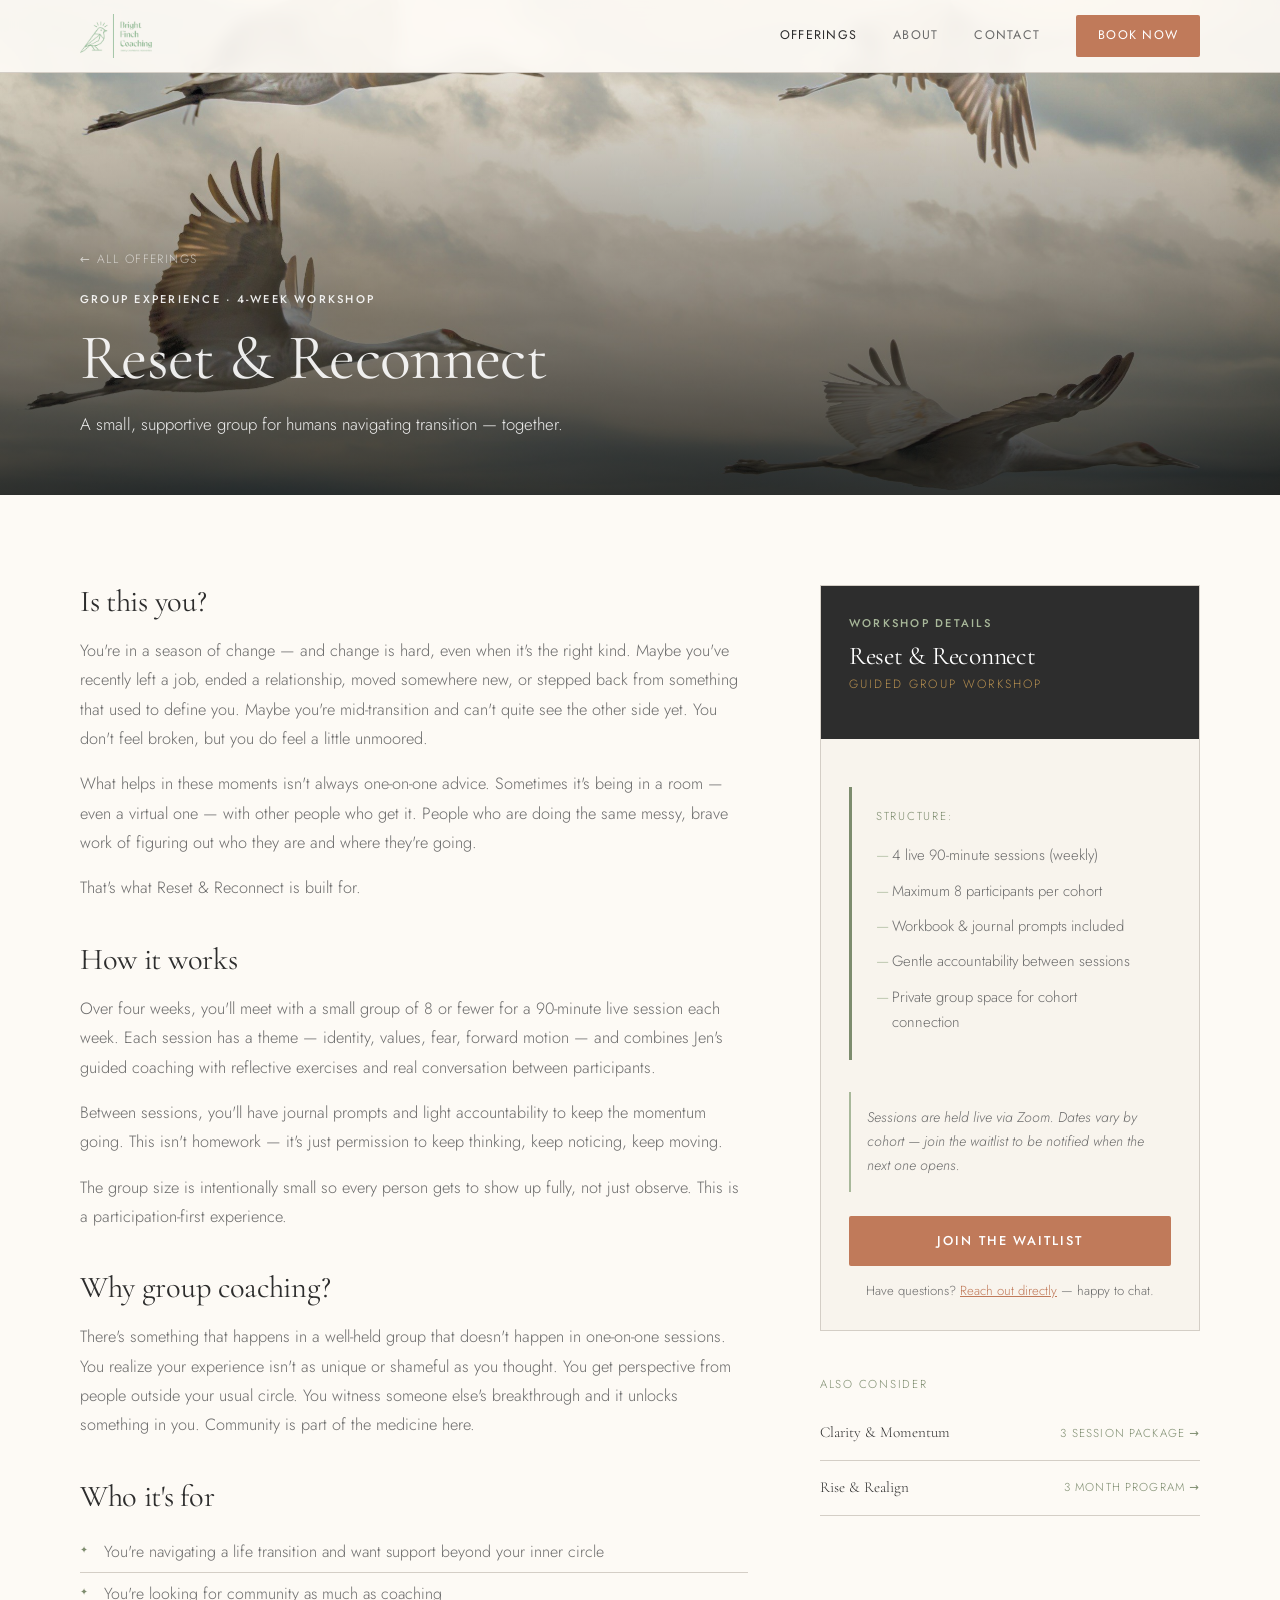
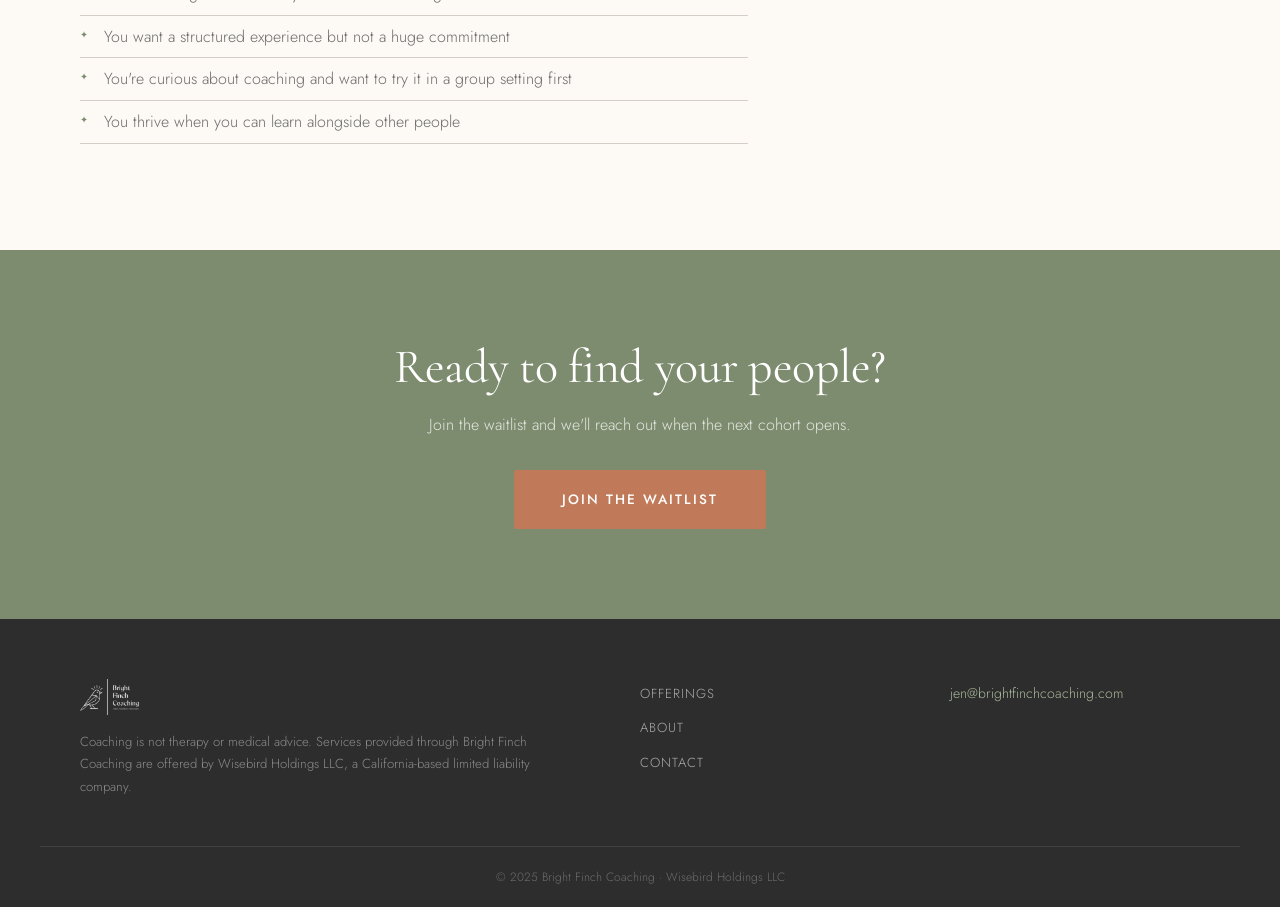
<file: reset-reconnect.html>
<!DOCTYPE html>
<html lang="en">
<head>
  <meta charset="UTF-8">
  <meta name="viewport" content="width=device-width, initial-scale=1.0">
  <title>Reset &amp; Reconnect — Bright Finch Coaching</title>
  <link rel="preconnect" href="https://fonts.googleapis.com">
  <link href="https://fonts.googleapis.com/css2?family=Cormorant+Garamond:ital,wght@0,300;0,400;0,600;1,300;1,400&family=Jost:wght@300;400;500&display=swap" rel="stylesheet">
  <link rel="stylesheet" href="style.css">
</head>
<body>

  <header class="site-header">
    <div class="header-inner">
      <a href="index.html" class="logo">
        <img src="images/logo.png" alt="Bright Finch Coaching" class="logo-img">
      </a>
      <nav class="nav-links">
        <a href="offerings.html" class="active">Offerings</a>
        <a href="about.html">About</a>
        <a href="contact.html">Contact</a>
        <a href="contact.html" class="btn-nav">Book Now</a>
      </nav>
      <button class="hamburger" aria-label="Menu">&#9776;</button>
    </div>
    <div class="mobile-menu">
      <a href="offerings.html">Offerings</a>
      <a href="about.html">About</a>
      <a href="contact.html">Contact</a>
      <a href="contact.html" class="btn-mobile">Book Now</a>
    </div>
  </header>

  <!-- OFFERING HERO -->
  <section class="offering-hero">
    <div class="offering-hero-img">
      <img src="images/offering-3.jpg" alt="Reset &amp; Reconnect">
      <div class="offering-hero-overlay"></div>
    </div>
    <div class="offering-hero-content">
      <div class="container">
        <a href="offerings.html" class="back-link">← All Offerings</a>
        <span class="eyebrow light">Group Experience · 4-Week Workshop</span>
        <h1 class="light">Reset &amp; Reconnect</h1>
        <p class="light">A small, supportive group for humans navigating transition — together.</p>
      </div>
    </div>
  </section>

  <!-- MAIN CONTENT -->
  <section class="offering-detail section-pad">
    <div class="container">
      <div class="offering-detail-inner">

        <!-- LEFT: DESCRIPTION -->
        <div class="offering-detail-main">
          <h2>Is this you?</h2>
          <p>You're in a season of change — and change is hard, even when it's the right kind. Maybe you've recently left a job, ended a relationship, moved somewhere new, or stepped back from something that used to define you. Maybe you're mid-transition and can't quite see the other side yet. You don't feel broken, but you do feel a little unmoored.</p>
          <p>What helps in these moments isn't always one-on-one advice. Sometimes it's being in a room — even a virtual one — with other people who get it. People who are doing the same messy, brave work of figuring out who they are and where they're going.</p>
          <p>That's what Reset &amp; Reconnect is built for.</p>

          <h2>How it works</h2>
          <p>Over four weeks, you'll meet with a small group of 8 or fewer for a 90-minute live session each week. Each session has a theme — identity, values, fear, forward motion — and combines Jen's guided coaching with reflective exercises and real conversation between participants.</p>
          <p>Between sessions, you'll have journal prompts and light accountability to keep the momentum going. This isn't homework — it's just permission to keep thinking, keep noticing, keep moving.</p>
          <p>The group size is intentionally small so every person gets to show up fully, not just observe. This is a participation-first experience.</p>

          <h2>Why group coaching?</h2>
          <p>There's something that happens in a well-held group that doesn't happen in one-on-one sessions. You realize your experience isn't as unique or shameful as you thought. You get perspective from people outside your usual circle. You witness someone else's breakthrough and it unlocks something in you. Community is part of the medicine here.</p>

          <h2>Who it's for</h2>
          <ul class="prose-list">
            <li>You're navigating a life transition and want support beyond your inner circle</li>
            <li>You're looking for community as much as coaching</li>
            <li>You want a structured experience but not a huge commitment</li>
            <li>You're curious about coaching and want to try it in a group setting first</li>
            <li>You thrive when you can learn alongside other people</li>
          </ul>
        </div>

        <!-- RIGHT: DETAILS BOX -->
        <div class="offering-detail-sidebar">
          <div class="detail-card">
            <div class="detail-card-header">
              <span class="eyebrow">Workshop Details</span>
              <h3>Reset &amp; Reconnect</h3>
              <p class="offering-subtitle">Guided Group Workshop</p>
            </div>
            <div class="detail-card-body">
              <div class="includes-box">
                <p class="includes-title">Structure:</p>
                <ul>
                  <li>4 live 90-minute sessions (weekly)</li>
                  <li>Maximum 8 participants per cohort</li>
                  <li>Workbook &amp; journal prompts included</li>
                  <li>Gentle accountability between sessions</li>
                  <li>Private group space for cohort connection</li>
                </ul>
              </div>
              <div class="detail-note">
                <p>Sessions are held live via Zoom. Dates vary by cohort — join the waitlist to be notified when the next one opens.</p>
              </div>
              <a href="contact.html" class="btn-primary full-width">Join the Waitlist</a>
              <p class="detail-fine">Have questions? <a href="contact.html">Reach out directly</a> — happy to chat.</p>
            </div>
          </div>

          <div class="also-consider">
            <p class="includes-title">Also consider</p>
            <a href="clarity-momentum.html" class="also-link">
              <span>Clarity &amp; Momentum</span>
              <span class="also-sub">3 Session Package →</span>
            </a>
            <a href="rise-realign.html" class="also-link">
              <span>Rise &amp; Realign</span>
              <span class="also-sub">3 Month Program →</span>
            </a>
          </div>
        </div>

      </div>
    </div>
  </section>

  <!-- CTA BAR -->
  <section class="cta-bar section-pad">
    <div class="container narrow text-center">
      <h2>Ready to find your people?</h2>
      <p>Join the waitlist and we'll reach out when the next cohort opens.</p>
      <a href="contact.html" class="btn-primary large">Join the Waitlist</a>
    </div>
  </section>

  <footer class="site-footer">
    <div class="container footer-inner">
      <div class="footer-brand">
        <img src="images/logo.png" alt="Bright Finch Coaching" class="logo-img footer-logo">
        <p>Coaching is not therapy or medical advice. Services provided through Bright Finch Coaching are offered by Wisebird Holdings LLC, a California-based limited liability company.</p>
      </div>
      <div class="footer-links">
        <a href="offerings.html">Offerings</a>
        <a href="about.html">About</a>
        <a href="contact.html">Contact</a>
      </div>
      <div class="footer-contact">
        <a href="mailto:jen@brightfinchcoaching.com">jen&#64;brightfinchcoaching&#46;com</a>
      </div>
    </div>
    <div class="footer-bottom">
      <p>© 2025 Bright Finch Coaching · Wisebird Holdings LLC</p>
    </div>
  </footer>

  <script src="main.js"></script>
</body>
</html>
</file>
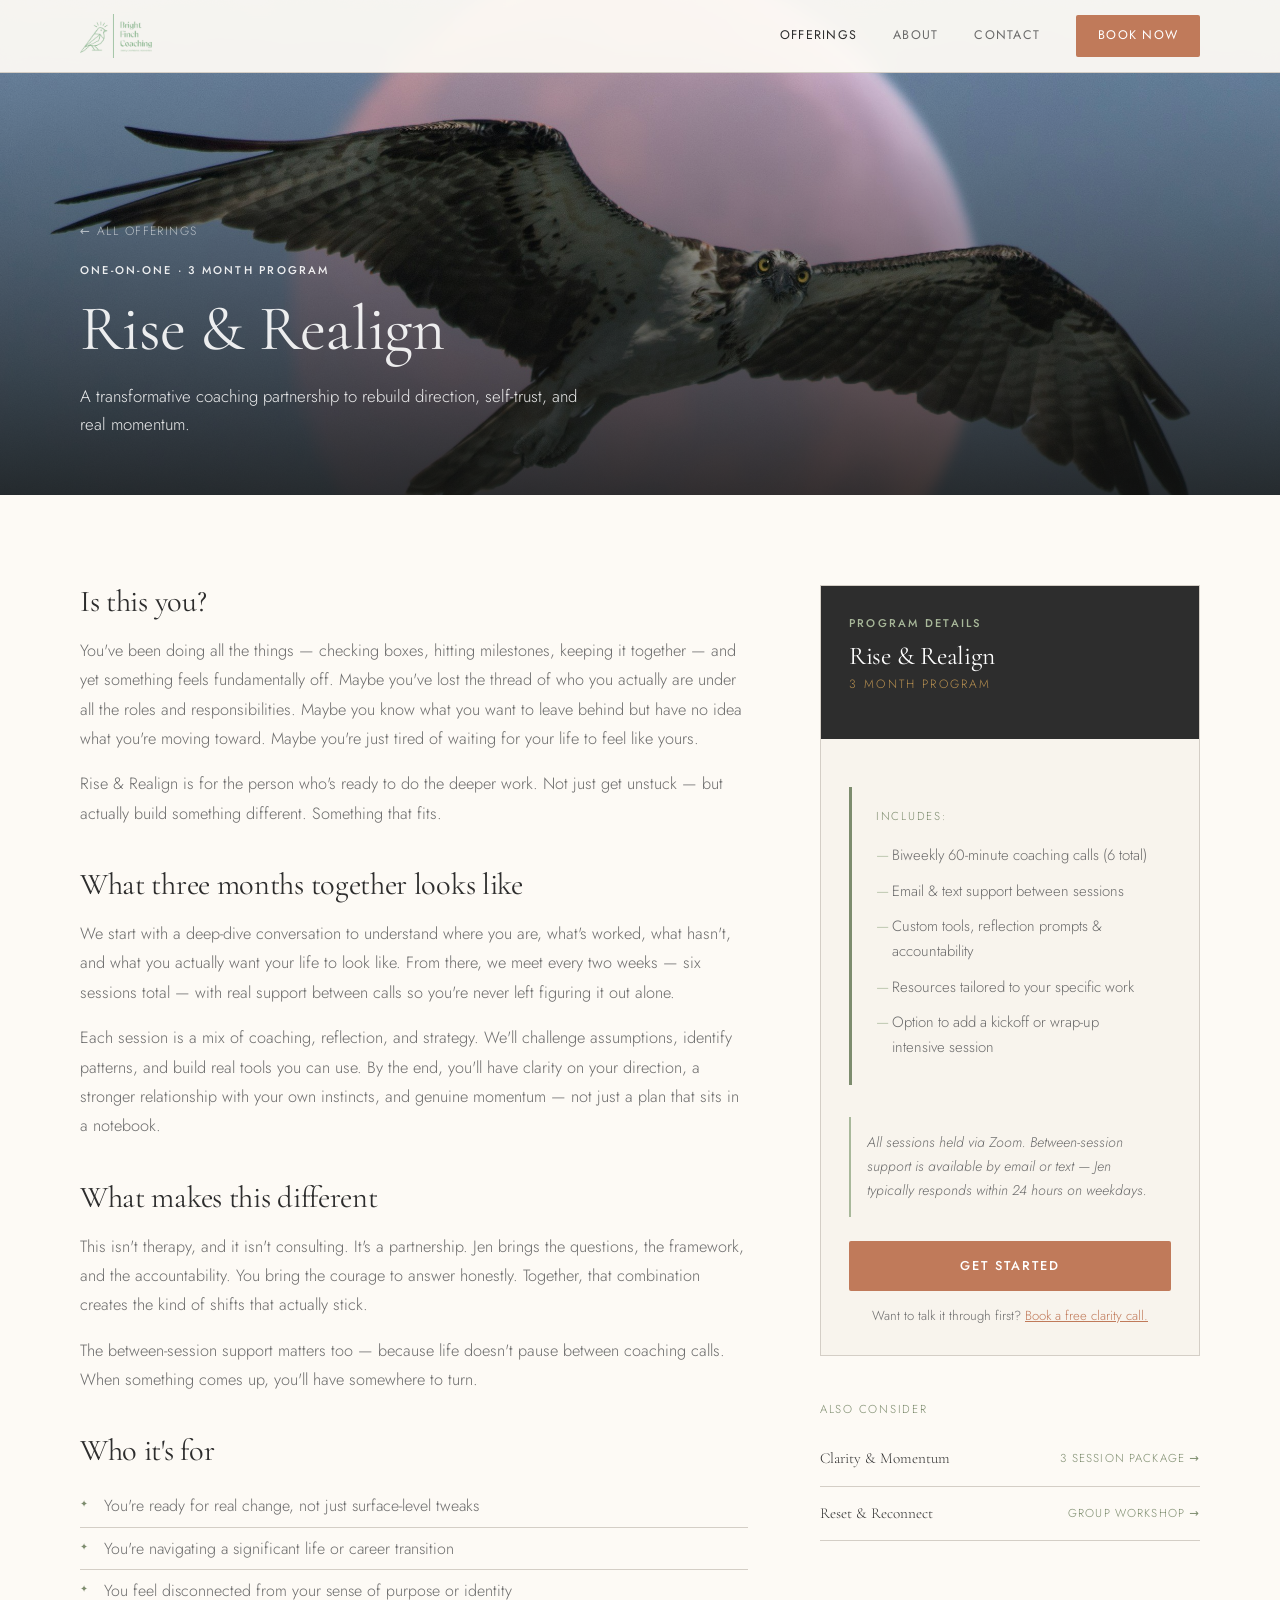
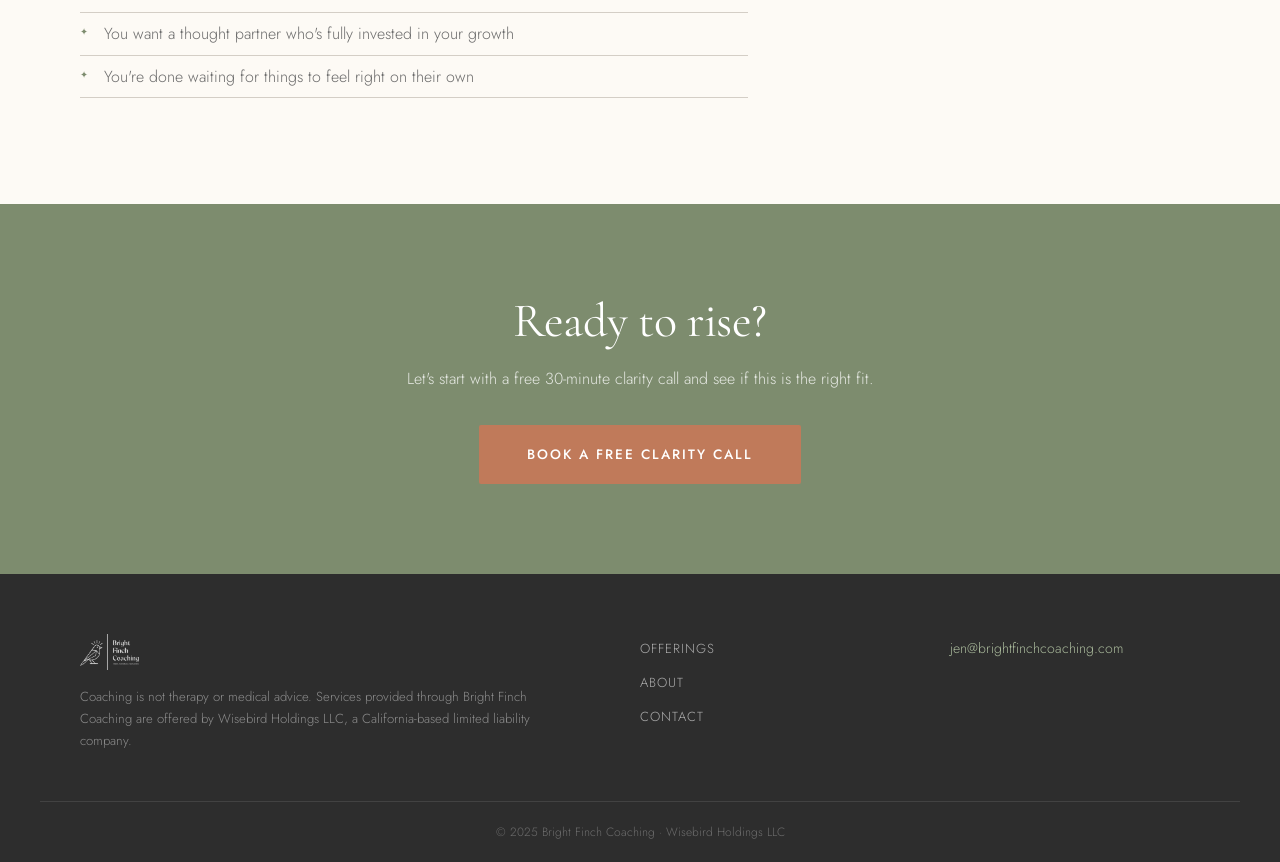
<file: rise-realign.html>
<!DOCTYPE html>
<html lang="en">
<head>
  <meta charset="UTF-8">
  <meta name="viewport" content="width=device-width, initial-scale=1.0">
  <title>Rise &amp; Realign — Bright Finch Coaching</title>
  <link rel="preconnect" href="https://fonts.googleapis.com">
  <link href="https://fonts.googleapis.com/css2?family=Cormorant+Garamond:ital,wght@0,300;0,400;0,600;1,300;1,400&family=Jost:wght@300;400;500&display=swap" rel="stylesheet">
  <link rel="stylesheet" href="style.css">
</head>
<body>

  <header class="site-header">
    <div class="header-inner">
      <a href="index.html" class="logo">
        <img src="images/logo.png" alt="Bright Finch Coaching" class="logo-img">
      </a>
      <nav class="nav-links">
        <a href="offerings.html" class="active">Offerings</a>
        <a href="about.html">About</a>
        <a href="contact.html">Contact</a>
        <a href="contact.html" class="btn-nav">Book Now</a>
      </nav>
      <button class="hamburger" aria-label="Menu">&#9776;</button>
    </div>
    <div class="mobile-menu">
      <a href="offerings.html">Offerings</a>
      <a href="about.html">About</a>
      <a href="contact.html">Contact</a>
      <a href="contact.html" class="btn-mobile">Book Now</a>
    </div>
  </header>

  <!-- OFFERING HERO -->
  <section class="offering-hero">
    <div class="offering-hero-img">
      <img src="images/offering-2.jpg" alt="Rise &amp; Realign">
      <div class="offering-hero-overlay"></div>
    </div>
    <div class="offering-hero-content">
      <div class="container">
        <a href="offerings.html" class="back-link">← All Offerings</a>
        <span class="eyebrow light">One-on-One · 3 Month Program</span>
        <h1 class="light">Rise &amp; Realign</h1>
        <p class="light">A transformative coaching partnership to rebuild direction, self-trust, and real momentum.</p>
      </div>
    </div>
  </section>

  <!-- MAIN CONTENT -->
  <section class="offering-detail section-pad">
    <div class="container">
      <div class="offering-detail-inner">

        <!-- LEFT: DESCRIPTION -->
        <div class="offering-detail-main">
          <h2>Is this you?</h2>
          <p>You've been doing all the things — checking boxes, hitting milestones, keeping it together — and yet something feels fundamentally off. Maybe you've lost the thread of who you actually are under all the roles and responsibilities. Maybe you know what you want to leave behind but have no idea what you're moving toward. Maybe you're just tired of waiting for your life to feel like yours.</p>
          <p>Rise &amp; Realign is for the person who's ready to do the deeper work. Not just get unstuck — but actually build something different. Something that fits.</p>

          <h2>What three months together looks like</h2>
          <p>We start with a deep-dive conversation to understand where you are, what's worked, what hasn't, and what you actually want your life to look like. From there, we meet every two weeks — six sessions total — with real support between calls so you're never left figuring it out alone.</p>
          <p>Each session is a mix of coaching, reflection, and strategy. We'll challenge assumptions, identify patterns, and build real tools you can use. By the end, you'll have clarity on your direction, a stronger relationship with your own instincts, and genuine momentum — not just a plan that sits in a notebook.</p>

          <h2>What makes this different</h2>
          <p>This isn't therapy, and it isn't consulting. It's a partnership. Jen brings the questions, the framework, and the accountability. You bring the courage to answer honestly. Together, that combination creates the kind of shifts that actually stick.</p>
          <p>The between-session support matters too — because life doesn't pause between coaching calls. When something comes up, you'll have somewhere to turn.</p>

          <h2>Who it's for</h2>
          <ul class="prose-list">
            <li>You're ready for real change, not just surface-level tweaks</li>
            <li>You're navigating a significant life or career transition</li>
            <li>You feel disconnected from your sense of purpose or identity</li>
            <li>You want a thought partner who's fully invested in your growth</li>
            <li>You're done waiting for things to feel right on their own</li>
          </ul>
        </div>

        <!-- RIGHT: DETAILS BOX -->
        <div class="offering-detail-sidebar">
          <div class="detail-card">
            <div class="detail-card-header">
              <span class="eyebrow">Program Details</span>
              <h3>Rise &amp; Realign</h3>
              <p class="offering-subtitle">3 Month Program</p>
            </div>
            <div class="detail-card-body">
              <div class="includes-box">
                <p class="includes-title">Includes:</p>
                <ul>
                  <li>Biweekly 60-minute coaching calls (6 total)</li>
                  <li>Email &amp; text support between sessions</li>
                  <li>Custom tools, reflection prompts &amp; accountability</li>
                  <li>Resources tailored to your specific work</li>
                  <li>Option to add a kickoff or wrap-up intensive session</li>
                </ul>
              </div>
              <div class="detail-note">
                <p>All sessions held via Zoom. Between-session support is available by email or text — Jen typically responds within 24 hours on weekdays.</p>
              </div>
              <a href="contact.html" class="btn-primary full-width">Get Started</a>
              <p class="detail-fine">Want to talk it through first? <a href="contact.html">Book a free clarity call.</a></p>
            </div>
          </div>

          <div class="also-consider">
            <p class="includes-title">Also consider</p>
            <a href="clarity-momentum.html" class="also-link">
              <span>Clarity &amp; Momentum</span>
              <span class="also-sub">3 Session Package →</span>
            </a>
            <a href="reset-reconnect.html" class="also-link">
              <span>Reset &amp; Reconnect</span>
              <span class="also-sub">Group Workshop →</span>
            </a>
          </div>
        </div>

      </div>
    </div>
  </section>

  <!-- CTA BAR -->
  <section class="cta-bar section-pad">
    <div class="container narrow text-center">
      <h2>Ready to rise?</h2>
      <p>Let's start with a free 30-minute clarity call and see if this is the right fit.</p>
      <a href="contact.html" class="btn-primary large">Book a Free Clarity Call</a>
    </div>
  </section>

  <footer class="site-footer">
    <div class="container footer-inner">
      <div class="footer-brand">
        <img src="images/logo.png" alt="Bright Finch Coaching" class="logo-img footer-logo">
        <p>Coaching is not therapy or medical advice. Services provided through Bright Finch Coaching are offered by Wisebird Holdings LLC, a California-based limited liability company.</p>
      </div>
      <div class="footer-links">
        <a href="offerings.html">Offerings</a>
        <a href="about.html">About</a>
        <a href="contact.html">Contact</a>
      </div>
      <div class="footer-contact">
        <a href="mailto:jen@brightfinchcoaching.com">jen&#64;brightfinchcoaching&#46;com</a>
      </div>
    </div>
    <div class="footer-bottom">
      <p>© 2025 Bright Finch Coaching · Wisebird Holdings LLC</p>
    </div>
  </footer>

  <script src="main.js"></script>
</body>
</html>
</file>
<file: style.css>
/* ============================================
   BRIGHT FINCH COACHING — Main Stylesheet
   Aesthetic: Warm editorial · Natural · Refined
   ============================================ */

:root {
  --cream: #f8f4ed;
  --warm-white: #fdfaf5;
  --sage: #7d8c6e;
  --sage-light: #a8b89a;
  --terracotta: #c07a5a;
  --terracotta-dark: #a8623f;
  --charcoal: #2d2d2d;
  --mid-gray: #6b6b6b;
  --light-gray: #d4cec6;
  --gold: #b89050;

  --font-display: 'Cormorant Garamond', Georgia, serif;
  --font-body: 'Jost', system-ui, sans-serif;

  --max-w: 1200px;
  --narrow-w: 760px;
  --pad-section: 90px;
  --radius: 2px;

  --transition: 0.25s ease;
}

*, *::before, *::after { box-sizing: border-box; margin: 0; padding: 0; }

html { font-size: 16px; scroll-behavior: smooth; }

body {
  font-family: var(--font-body);
  color: var(--charcoal);
  background: var(--warm-white);
  line-height: 1.7;
  font-weight: 300;
  -webkit-font-smoothing: antialiased;
}

img { display: block; width: 100%; height: auto; object-fit: cover; }

/* Logo image */
.logo-img {
  width: auto;
  height: 44px;
  max-width: 180px;
  object-fit: contain;
  display: block;
}
.footer-logo {
  height: 36px;
  max-width: 150px;
  filter: brightness(0) invert(1);
  margin-bottom: 16px;
  opacity: 0.85;
}

a { color: inherit; text-decoration: none; }

.offering-img img {
  width: 100%;
  aspect-ratio: 1;
  object-fit: cover;
  display: block;
}
.about-img-wrap img, .about-full-img img {
  width: 100%;
  aspect-ratio: 3/4;
  object-fit: cover;
  object-position: top;
  display: block;
}
.retreat-img-wrap img {
  width: 100%;
  aspect-ratio: 4/5;
  object-fit: cover;
  display: block;
}
.contact-img-wrap img {
  width: 100%;
  aspect-ratio: 1;
  object-fit: cover;
  display: block;
}
.placeholder-img {
  background: var(--cream);
  border: 1.5px dashed var(--light-gray);
  display: flex;
  align-items: center;
  justify-content: center;
  text-align: center;
  padding: 24px;
  color: var(--mid-gray);
  font-size: 0.8rem;
  font-family: var(--font-body);
  letter-spacing: 0.03em;
  line-height: 1.5;
}
.placeholder-img.square { aspect-ratio: 1; }
.placeholder-img.portrait { aspect-ratio: 3/4; }
.placeholder-img.tall { aspect-ratio: 4/5; }

/* =================== TYPOGRAPHY =================== */
h1, h2, h3, h4 {
  font-family: var(--font-display);
  font-weight: 400;
  line-height: 1.15;
  letter-spacing: -0.01em;
}
h1 { font-size: clamp(2.8rem, 6vw, 5rem); }
h2 { font-size: clamp(2rem, 4vw, 3rem); }
h3 { font-size: clamp(1.3rem, 2.5vw, 1.8rem); }
p { font-size: 1rem; color: var(--mid-gray); }
em { font-style: italic; }

.eyebrow {
  display: block;
  font-family: var(--font-body);
  font-size: 0.7rem;
  font-weight: 500;
  letter-spacing: 0.2em;
  text-transform: uppercase;
  color: var(--sage);
  margin-bottom: 12px;
}
.eyebrow.light { color: rgba(255,255,255,0.7); }
.light { color: rgba(255,255,255,0.9) !important; }

/* =================== LAYOUT =================== */
.container { max-width: var(--max-w); margin: 0 auto; padding: 0 40px; }
.container.narrow { max-width: var(--narrow-w); }
.section-pad { padding: var(--pad-section) 0; }
.bg-warm { background: var(--cream); }
.text-center { text-align: center; }

/* =================== BUTTONS =================== */
.btn-primary {
  display: inline-block;
  background: var(--terracotta);
  color: #fff;
  padding: 14px 32px;
  font-family: var(--font-body);
  font-size: 0.8rem;
  font-weight: 500;
  letter-spacing: 0.15em;
  text-transform: uppercase;
  transition: background var(--transition), transform var(--transition);
  border: none;
  cursor: pointer;
  border-radius: var(--radius);
}
.btn-primary:hover { background: var(--terracotta-dark); transform: translateY(-1px); }
.btn-primary.large { padding: 18px 48px; font-size: 0.85rem; }
.btn-primary.full-width { width: 100%; text-align: center; }

.btn-outline {
  display: inline-block;
  border: 1.5px solid var(--charcoal);
  color: var(--charcoal);
  padding: 13px 32px;
  font-family: var(--font-body);
  font-size: 0.8rem;
  font-weight: 500;
  letter-spacing: 0.15em;
  text-transform: uppercase;
  transition: all var(--transition);
  border-radius: var(--radius);
}
.btn-outline:hover { background: var(--charcoal); color: #fff; }

/* =================== HEADER / NAV =================== */
.site-header {
  position: fixed;
  top: 0; left: 0; right: 0;
  z-index: 100;
  background: rgba(253, 250, 245, 0.95);
  backdrop-filter: blur(8px);
  border-bottom: 1px solid var(--light-gray);
  transition: box-shadow var(--transition);
}
.header-inner {
  max-width: var(--max-w);
  margin: 0 auto;
  padding: 0 40px;
  height: 72px;
  display: flex;
  align-items: center;
  justify-content: space-between;
}
.logo { text-decoration: none; line-height: 0; flex-shrink: 0; }
.logo-text {
  font-family: var(--font-display);
  font-size: 1.35rem;
  font-weight: 300;
  color: var(--charcoal);
  letter-spacing: 0.03em;
}
.logo-text em { color: var(--sage); font-style: italic; }

.nav-links { display: flex; align-items: center; gap: 36px; }
.nav-links a {
  font-size: 0.78rem;
  font-weight: 400;
  letter-spacing: 0.1em;
  text-transform: uppercase;
  color: var(--mid-gray);
  transition: color var(--transition);
}
.nav-links a:hover, .nav-links a.active { color: var(--charcoal); }
.btn-nav {
  background: var(--terracotta) !important;
  color: #fff !important;
  padding: 10px 22px !important;
  border-radius: var(--radius);
  letter-spacing: 0.1em;
}
.btn-nav:hover { background: var(--terracotta-dark) !important; }

.hamburger {
  display: none;
  background: none;
  border: none;
  font-size: 1.6rem;
  cursor: pointer;
  color: var(--charcoal);
  padding: 4px 8px;
  line-height: 1;
  z-index: 200;
}

.mobile-menu {
  display: none;
  position: fixed;
  top: 72px;
  left: 0;
  right: 0;
  z-index: 99;
  flex-direction: column;
  background: var(--warm-white);
  border-top: 1px solid var(--light-gray);
  box-shadow: 0 8px 24px rgba(0,0,0,0.08);
  padding: 8px 24px 24px;
}
.mobile-menu a {
  font-size: 0.88rem;
  letter-spacing: 0.1em;
  text-transform: uppercase;
  padding: 16px 0;
  border-bottom: 1px solid var(--light-gray);
  color: var(--mid-gray);
  display: block;
}
.mobile-menu a:last-child { border-bottom: none; }
.mobile-menu a.btn-mobile {
  margin-top: 12px;
  background: var(--terracotta);
  color: #fff;
  text-align: center;
  padding: 16px;
  border: none;
  border-radius: var(--radius);
}
.mobile-menu a.btn-mobile:hover { background: var(--terracotta-dark); }
.mobile-menu.open { display: flex; }

/* =================== HERO =================== */
.hero {
  position: relative;
  min-height: 100vh;
  display: flex;
  align-items: center;
  padding-top: 72px;
  overflow: hidden;
}
.hero-bg {
  position: absolute;
  inset: 0;
  background: 
    linear-gradient(135deg, rgba(125, 140, 110, 0.15) 0%, transparent 60%),
    url('images/hero.jpg') center/cover no-repeat;
  background-color: var(--cream);
}
.hero-overlay {
  position: absolute;
  inset: 0;
  background: linear-gradient(to right, rgba(253,250,245,0.92) 45%, rgba(253,250,245,0.4) 100%);
}
.hero-content {
  position: relative;
  z-index: 1;
  max-width: var(--max-w);
  margin: 0 auto;
  padding: 80px 40px;
  max-width: 680px;
  margin-left: clamp(40px, 8vw, 120px);
}
.hero-eyebrow {
  font-size: 0.72rem;
  font-weight: 500;
  letter-spacing: 0.22em;
  text-transform: uppercase;
  color: var(--sage);
  margin-bottom: 24px;
  opacity: 0;
  animation: fadeUp 0.8s ease forwards 0.1s;
}
.hero h1 {
  font-family: var(--font-display);
  font-size: clamp(3.5rem, 7vw, 6rem);
  font-weight: 300;
  line-height: 1.05;
  color: var(--charcoal);
  margin-bottom: 24px;
  opacity: 0;
  animation: fadeUp 0.8s ease forwards 0.25s;
}
.hero h1 em { color: var(--sage); font-style: italic; }
.hero-sub {
  font-size: 1.1rem;
  color: var(--mid-gray);
  margin-bottom: 40px;
  opacity: 0;
  animation: fadeUp 0.8s ease forwards 0.4s;
}
.hero-cta {
  display: flex;
  gap: 16px;
  flex-wrap: wrap;
  opacity: 0;
  animation: fadeUp 0.8s ease forwards 0.55s;
}
.hero-scroll-hint {
  position: absolute;
  bottom: 36px;
  left: 50%;
  transform: translateX(-50%);
  color: var(--sage);
  font-size: 1.2rem;
  animation: bob 2s ease-in-out infinite;
  z-index: 1;
}

@keyframes fadeUp {
  from { opacity: 0; transform: translateY(24px); }
  to   { opacity: 1; transform: translateY(0); }
}
@keyframes bob {
  0%, 100% { transform: translateX(-50%) translateY(0); }
  50%       { transform: translateX(-50%) translateY(8px); }
}

/* =================== INTRO =================== */
.intro { border-bottom: 1px solid var(--light-gray); }
.intro-text {
  font-family: var(--font-display);
  font-size: clamp(1.2rem, 2.5vw, 1.6rem);
  line-height: 1.6;
  color: var(--charcoal);
  text-align: center;
  font-weight: 300;
}

/* =================== SECTION HEADER =================== */
.section-header { margin-bottom: 56px; }
.section-header h2 { color: var(--charcoal); margin-top: 8px; }

/* =================== CARDS GRID =================== */
.cards-grid {
  display: grid;
  grid-template-columns: repeat(3, 1fr);
  gap: 32px;
}
.card {
  background: var(--warm-white);
  border: 1px solid var(--light-gray);
  transition: box-shadow var(--transition), transform var(--transition);
  overflow: hidden;
}
.card:hover { box-shadow: 0 12px 40px rgba(0,0,0,0.08); transform: translateY(-3px); }
.card-img { height: 220px; overflow: hidden; }
.card-img img { width: 100%; height: 100%; object-fit: cover; transition: transform 0.4s ease; }
.card:hover .card-img img { transform: scale(1.03); }
.card-img.placeholder-img { height: 220px; aspect-ratio: unset; }
.card-body { padding: 28px 28px 32px; }
.card-body h3 { color: var(--charcoal); margin-bottom: 4px; font-size: 1.4rem; }
.card-sub {
  font-size: 0.72rem;
  letter-spacing: 0.15em;
  text-transform: uppercase;
  color: var(--sage);
  margin-bottom: 14px;
  display: block;
}
.card-body p { font-size: 0.93rem; margin-bottom: 20px; }
.card-link {
  font-size: 0.78rem;
  font-weight: 500;
  letter-spacing: 0.1em;
  text-transform: uppercase;
  color: var(--terracotta);
  transition: letter-spacing var(--transition);
}
.card-link:hover { letter-spacing: 0.18em; }

.section-cta { text-align: center; margin-top: 48px; }

/* =================== RETREAT BANNER =================== */
.retreat-banner { background: var(--charcoal); }
.retreat-inner {
  display: grid;
  grid-template-columns: 1fr 1fr;
  gap: 60px;
  align-items: center;
}
.retreat-text .eyebrow { color: var(--sage-light); }
.retreat-text h2 { color: #fff; font-size: clamp(2.2rem, 4vw, 3.2rem); }
.retreat-dates {
  font-size: 0.78rem;
  letter-spacing: 0.18em;
  text-transform: uppercase;
  color: var(--gold);
  margin: 12px 0 20px;
  display: block;
}
.retreat-text p { color: rgba(255,255,255,0.75); margin-bottom: 28px; }

/* =================== ABOUT SNIPPET =================== */
.about-inner {
  display: grid;
  grid-template-columns: 1fr 1.5fr;
  gap: 72px;
  align-items: center;
}
.about-img-wrap .placeholder-img { width: 100%; }
.about-text .eyebrow { margin-bottom: 8px; }
.about-text h2 { color: var(--charcoal); margin-bottom: 20px; }
.about-text p { margin-bottom: 16px; }
.about-text .btn-outline { margin-top: 12px; }

/* =================== CTA BAR =================== */
.cta-bar { background: var(--sage); }
.cta-bar h2 { color: #fff; margin-bottom: 16px; }
.cta-bar p { color: rgba(255,255,255,0.8); margin-bottom: 32px; }

/* =================== PAGE HERO =================== */
.page-hero {
  padding: 140px 40px 72px;
  background: var(--cream);
  border-bottom: 1px solid var(--light-gray);
}
.page-hero h1 { color: var(--charcoal); margin-bottom: 20px; }
.page-hero p { font-size: 1.05rem; max-width: 580px; margin: 0 auto; }

/* =================== OFFERING SECTIONS =================== */
.offering-inner {
  display: grid;
  grid-template-columns: 1fr 1fr;
  gap: 72px;
  align-items: start;
}
.offering-inner.reverse { direction: rtl; }
.offering-inner.reverse > * { direction: ltr; }
.offering-text .eyebrow { margin-bottom: 8px; }
.offering-text h2 { color: var(--charcoal); margin-bottom: 8px; }
.offering-subtitle {
  font-size: 0.75rem;
  letter-spacing: 0.18em;
  text-transform: uppercase;
  color: var(--gold);
  margin-bottom: 20px;
  display: block;
}
.offering-text p { margin-bottom: 16px; }
.includes-box {
  background: var(--cream);
  border-left: 3px solid var(--sage);
  padding: 20px 24px;
  margin: 24px 0 32px;
}
.includes-title {
  font-size: 0.72rem;
  letter-spacing: 0.15em;
  text-transform: uppercase;
  color: var(--sage);
  margin-bottom: 12px;
}
.includes-box ul {
  list-style: none;
  padding: 0;
}
.includes-box ul li {
  font-size: 0.93rem;
  color: var(--mid-gray);
  padding: 5px 0 5px 16px;
  position: relative;
}
.includes-box ul li::before {
  content: '—';
  position: absolute;
  left: 0;
  color: var(--sage-light);
}

/* =================== RETREAT FEATURE =================== */
.retreat-bg {
  position: relative;
  background: url('images/retreat.jpg') center/cover no-repeat;
  background-color: var(--charcoal);
}
.retreat-overlay {
  position: absolute;
  inset: 0;
  background: rgba(30, 35, 28, 0.75);
}
.retreat-feature {
  position: relative;
  z-index: 1;
  max-width: 680px;
}
.retreat-feature h2 { font-size: clamp(2.5rem, 5vw, 4rem); }
.retreat-location {
  font-size: 0.78rem;
  letter-spacing: 0.2em;
  text-transform: uppercase;
  color: var(--gold);
  margin: 12px 0 24px;
  display: block;
}
.retreat-feature p { margin-bottom: 16px; }
.retreat-feature .btn-primary { margin-top: 12px; }

/* =================== ABOUT FULL =================== */
.about-full {
  display: grid;
  grid-template-columns: 1fr 1.4fr;
  gap: 72px;
  align-items: start;
}
.lead-text {
  font-family: var(--font-display);
  font-size: clamp(1.15rem, 2.2vw, 1.45rem);
  color: var(--charcoal);
  line-height: 1.55;
  margin-bottom: 24px;
}
.about-full-text p { margin-bottom: 20px; font-size: 1.02rem; }

/* =================== VALUES GRID =================== */
.values-grid {
  display: grid;
  grid-template-columns: repeat(4, 1fr);
  gap: 40px;
  margin-top: 16px;
}
.value-item { text-align: center; }
.value-icon {
  color: var(--sage);
  font-size: 1.4rem;
  margin-bottom: 16px;
}
.value-item h3 { color: var(--charcoal); font-size: 1.2rem; margin-bottom: 12px; }
.value-item p { font-size: 0.92rem; }

/* =================== CONTACT =================== */
.contact-inner {
  display: grid;
  grid-template-columns: 1.2fr 1fr;
  gap: 80px;
  align-items: start;
}
.contact-form-wrap h2 { color: var(--charcoal); margin-bottom: 36px; }
.contact-form { display: flex; flex-direction: column; gap: 20px; }
.form-group { display: flex; flex-direction: column; gap: 8px; }
.form-group label {
  font-size: 0.75rem;
  letter-spacing: 0.12em;
  text-transform: uppercase;
  color: var(--mid-gray);
  font-weight: 500;
}
.form-group input,
.form-group select,
.form-group textarea {
  font-family: var(--font-body);
  font-size: 0.95rem;
  font-weight: 300;
  color: var(--charcoal);
  background: var(--cream);
  border: 1.5px solid var(--light-gray);
  padding: 12px 16px;
  transition: border-color var(--transition);
  outline: none;
  border-radius: var(--radius);
  width: 100%;
  -webkit-appearance: none;
}
.form-group input:focus,
.form-group select:focus,
.form-group textarea:focus { border-color: var(--sage); }
.form-group textarea { resize: vertical; line-height: 1.6; }

.contact-img-wrap { margin-bottom: 36px; }
.contact-details h3 { color: var(--charcoal); margin-bottom: 12px; font-size: 1.2rem; }
.contact-email {
  display: block;
  font-size: 1.05rem;
  color: var(--terracotta);
  margin-bottom: 12px;
  text-decoration: underline;
  text-decoration-color: transparent;
  transition: text-decoration-color var(--transition);
}
.contact-email:hover { text-decoration-color: var(--terracotta); }
.response-note { font-size: 0.88rem; color: var(--mid-gray); font-style: italic; }

/* =================== FOOTER =================== */
.site-footer {
  background: var(--charcoal);
  padding: 60px 0 0;
}
.footer-inner {
  display: grid;
  grid-template-columns: 2fr 1fr 1fr;
  gap: 60px;
  padding-bottom: 48px;
  border-bottom: 1px solid rgba(255,255,255,0.1);
}
.footer-brand .logo-text { color: #fff; font-size: 1.2rem; display: block; margin-bottom: 16px; }
.footer-brand p { color: rgba(255,255,255,0.45); font-size: 0.82rem; line-height: 1.7; }
.footer-links { display: flex; flex-direction: column; gap: 12px; padding-top: 4px; }
.footer-links a {
  color: rgba(255,255,255,0.6);
  font-size: 0.82rem;
  letter-spacing: 0.08em;
  text-transform: uppercase;
  transition: color var(--transition);
}
.footer-links a:hover { color: #fff; }
.footer-contact a {
  color: var(--sage-light);
  font-size: 0.88rem;
  word-break: break-all;
  transition: color var(--transition);
}
.footer-contact a:hover { color: #fff; }
.footer-bottom {
  text-align: center;
  padding: 20px;
}
.footer-bottom p { font-size: 0.75rem; color: rgba(255,255,255,0.3); }

/* =================== RESPONSIVE =================== */
@media (max-width: 1024px) {
  .cards-grid { grid-template-columns: repeat(2, 1fr); }
  .values-grid { grid-template-columns: repeat(2, 1fr); }
}

@media (max-width: 768px) {
  :root { --pad-section: 60px; }

  .nav-links { display: none; }
  .hamburger { display: block; }
  .header-inner { padding: 0 24px; }
  .container { padding: 0 24px; }
  .hero-content { margin-left: 24px; padding: 60px 24px; }

  .cards-grid { grid-template-columns: 1fr; }
  .retreat-inner { grid-template-columns: 1fr; gap: 36px; }
  .about-inner { grid-template-columns: 1fr; gap: 36px; }
  .offering-inner { grid-template-columns: 1fr; gap: 36px; }
  .offering-inner.reverse { direction: ltr; }
  .about-full { grid-template-columns: 1fr; gap: 36px; }
  .values-grid { grid-template-columns: 1fr 1fr; gap: 28px; }
  .contact-inner { grid-template-columns: 1fr; gap: 48px; }
  .footer-inner { grid-template-columns: 1fr; gap: 36px; }
  .page-hero { padding: 120px 24px 56px; }
  .hero-cta { flex-direction: column; align-items: flex-start; }
}

@media (max-width: 480px) {
  .values-grid { grid-template-columns: 1fr; }
}

/* =================== OFFERING DETAIL PAGES =================== */
.offering-hero {
  position: relative;
  height: 55vh;
  min-height: 400px;
  display: flex;
  align-items: flex-end;
  overflow: hidden;
}
.offering-hero-img {
  position: absolute;
  inset: 0;
}
.offering-hero-img img {
  width: 100%;
  height: 100%;
  object-fit: cover;
  object-position: center 30%;
}
.offering-hero-overlay {
  position: absolute;
  inset: 0;
  background: linear-gradient(to top, rgba(20,20,18,0.82) 0%, rgba(20,20,18,0.3) 60%, transparent 100%);
}
.offering-hero-content {
  position: relative;
  z-index: 1;
  width: 100%;
  padding-bottom: 56px;
  padding-top: 100px;
}
.offering-hero-content h1 {
  font-size: clamp(2.5rem, 5vw, 4rem);
  margin: 12px 0 16px;
}
.offering-hero-content p {
  font-size: 1.05rem;
  max-width: 520px;
}
.back-link {
  display: inline-block;
  font-size: 0.75rem;
  letter-spacing: 0.12em;
  text-transform: uppercase;
  color: rgba(255,255,255,0.6);
  margin-bottom: 20px;
  transition: color var(--transition);
}
.back-link:hover { color: #fff; }

.offering-detail-inner {
  display: grid;
  grid-template-columns: 1fr 380px;
  gap: 72px;
  align-items: start;
}
.offering-detail-main h2 {
  font-size: clamp(1.4rem, 2.5vw, 1.9rem);
  color: var(--charcoal);
  margin: 40px 0 16px;
}
.offering-detail-main h2:first-child { margin-top: 0; }
.offering-detail-main p {
  font-size: 1.02rem;
  margin-bottom: 16px;
  line-height: 1.8;
}
.prose-list {
  list-style: none;
  padding: 0;
  margin: 0 0 16px;
}
.prose-list li {
  font-size: 1rem;
  color: var(--mid-gray);
  padding: 8px 0 8px 24px;
  border-bottom: 1px solid var(--light-gray);
  position: relative;
  line-height: 1.6;
}
.prose-list li::before {
  content: '✦';
  position: absolute;
  left: 0;
  color: var(--sage);
  font-size: 0.6rem;
  top: 12px;
}

/* Sidebar detail card */
.detail-card {
  background: var(--cream);
  border: 1px solid var(--light-gray);
  position: sticky;
  top: 96px;
}
.detail-card-header {
  background: var(--charcoal);
  padding: 28px 28px 24px;
}
.detail-card-header .eyebrow { color: var(--sage-light); margin-bottom: 8px; }
.detail-card-header h3 { color: #fff; font-size: 1.6rem; margin-bottom: 4px; }
.detail-card-header .offering-subtitle { color: var(--gold); }
.detail-card-body { padding: 24px 28px 28px; }
.detail-note {
  margin: 16px 0 24px;
  padding: 14px 16px;
  border-left: 2px solid var(--sage-light);
}
.detail-note p { font-size: 0.88rem; font-style: italic; color: var(--mid-gray); }
.detail-fine {
  text-align: center;
  font-size: 0.82rem;
  color: var(--mid-gray);
  margin-top: 14px;
}
.detail-fine a { color: var(--terracotta); text-decoration: underline; }

/* Also consider */
.also-consider {
  margin-top: 24px;
  padding: 20px 0 0;
}
.also-consider .includes-title { margin-bottom: 12px; }
.also-link {
  display: flex;
  justify-content: space-between;
  align-items: center;
  padding: 14px 0;
  border-bottom: 1px solid var(--light-gray);
  transition: color var(--transition);
}
.also-link:hover { color: var(--terracotta); }
.also-link span { font-size: 0.95rem; color: var(--charcoal); font-family: var(--font-display); }
.also-sub { font-size: 0.72rem !important; letter-spacing: 0.1em; text-transform: uppercase; color: var(--sage) !important; font-family: var(--font-body) !important; }

@media (max-width: 900px) {
  .offering-detail-inner { grid-template-columns: 1fr; gap: 48px; }
  .detail-card { position: static; }
}
</file>
